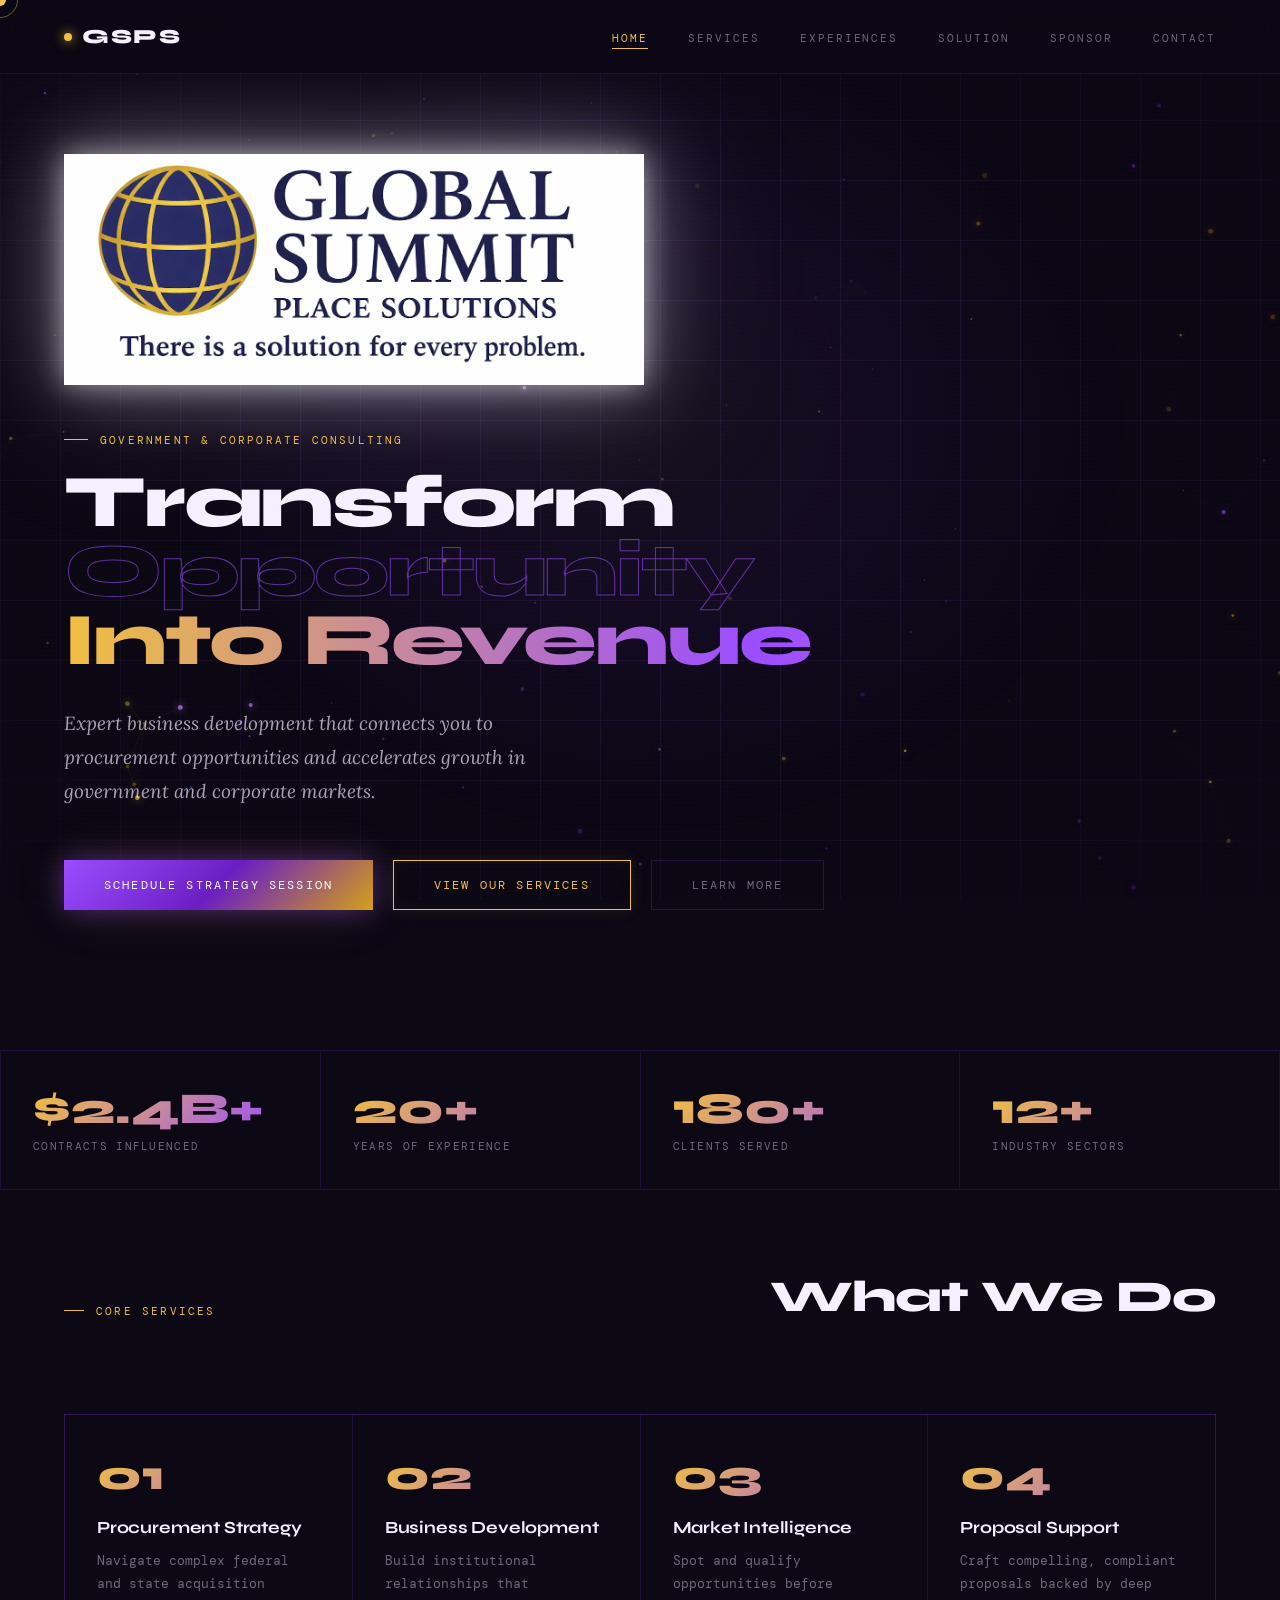
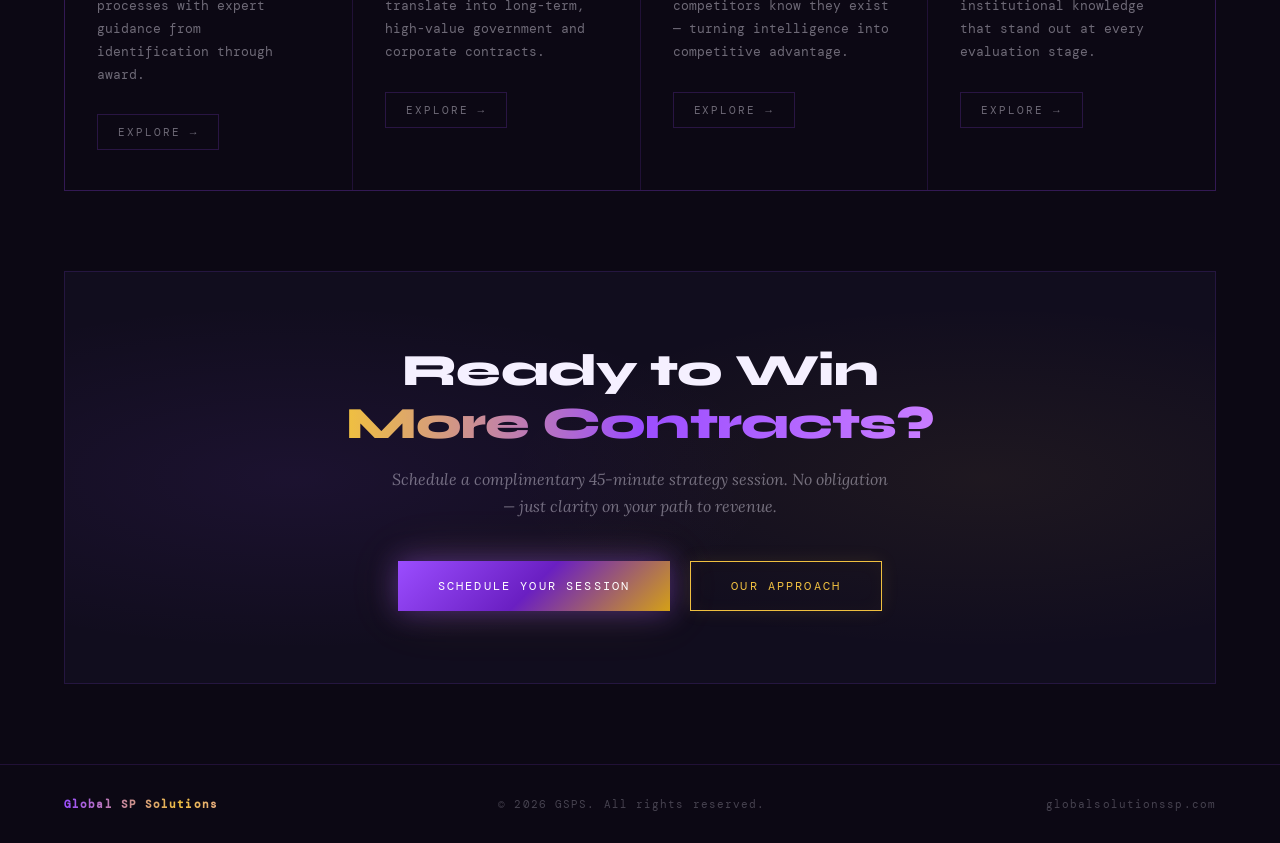
<file: index.html>
<!DOCTYPE html>
<html lang="en">
<head>
<meta charset="UTF-8">
<meta name="viewport" content="width=device-width, initial-scale=1.0">
<meta name="description" content="Global SP Solutions — Expert business development and consulting that transforms government and corporate procurement opportunities into revenue.">
<title>Global SP Solutions — Transform Opportunity Into Revenue</title>
<link rel="preconnect" href="https://fonts.googleapis.com">
<link rel="preconnect" href="https://fonts.gstatic.com" crossorigin>
<link rel="stylesheet" href="style.css">
</head>
<body>

<div id="cursor"></div>
<div id="cursor-ring"></div>
<canvas id="particle-canvas"></canvas>
<div class="grid-overlay"></div>
<div class="scanline"></div>

<div class="page">

  <nav>
    <a href="index.html" class="logo">
      <div class="logo-dot"></div>
      GSPS
    </a>
    <button class="nav-toggle" id="nav-toggle" aria-label="Toggle menu">
      <span></span><span></span><span></span>
    </button>
    <ul class="nav-links" id="nav-links">
      <li><a href="index.html">Home</a></li>
      <li><a href="services.html">Services</a></li>
      <li><a href="experiences.html">Experiences</a></li>
      <li><a href="solution.html">Solution</a></li>
      <li><a href="sponsor.html">Sponsor</a></li>
      <li><a href="contact.html">Contact</a></li>
    </ul>
  </nav>


  <!-- HERO -->
  <section class="hero-section" style="min-height:100vh;display:flex;flex-direction:column;justify-content:center;padding:80px 64px;position:relative;overflow:hidden;">

    <!-- Hero radial glow backdrop -->
    <div style="position:absolute;inset:0;pointer-events:none;background:radial-gradient(ellipse 55% 65% at 50% 38%, rgba(255,255,255,0.035) 0%, rgba(155,77,255,0.06) 30%, transparent 70%);z-index:0;"></div>

    <!-- HERO LOGO -->
    <div class="hero-logo-wrap" style="position:relative;z-index:1;opacity:0;animation:fadeUp .8s .05s forwards;margin-bottom:48px;">
      <img
        src="images/logo.png"
        alt="Global Summit Place Solutions — There is a solution for every problem."
        style="
          display: block;
          width: min(580px, 78vw);
          height: auto;
          mix-blend-mode: screen;
          filter:
            drop-shadow(0 0 14px rgba(255,255,255,0.5))
            drop-shadow(0 0 36px rgba(255,255,255,0.3))
            drop-shadow(0 0 72px rgba(220,200,255,0.2));
        "
      />
    </div>

    <!-- Eyebrow + headline + body — below the logo -->
    <div style="position:relative;z-index:1;">
      <div class="page-eyebrow" style="animation-name:fadeUp;animation-delay:.3s;">Government &amp; Corporate Consulting</div>
      <h1 style="font-family:'Syne',sans-serif;font-weight:800;font-size:clamp(36px,5.8vw,92px);line-height:.93;letter-spacing:-.03em;max-width:860px;opacity:0;animation:fadeUp .9s .45s forwards;">
        <span style="display:block;color:var(--text);">Transform</span>
        <span style="display:block;color:transparent;-webkit-text-stroke:1px rgba(155,77,255,0.6);">Opportunity</span>
        <span style="display:block;background:linear-gradient(90deg,var(--c2) 0%,var(--c1) 40%,var(--c3) 70%,var(--c2) 100%);background-size:200% auto;-webkit-background-clip:text;-webkit-text-fill-color:transparent;animation:gradShift 4s linear infinite,fadeUp .9s .65s both;">Into Revenue</span>
      </h1>
      <p style="font-family:'Lora',serif;font-style:italic;font-size:19px;line-height:1.8;color:rgba(245,240,255,0.68);max-width:540px;margin:32px 0 52px;opacity:0;animation:fadeUp .8s .85s forwards;">
        Expert business development that connects you to procurement opportunities and accelerates growth in government and corporate markets.
      </p>
      <div class="hero-btns" style="display:flex;gap:20px;flex-wrap:wrap;opacity:0;animation:fadeUp .8s 1.05s forwards;">
        <a href="contact.html" class="btn btn-primary"><span>Schedule Strategy Session</span></a>
        <a href="services.html" class="btn btn-secondary"><span>View Our Services</span></a>
        <a href="solution.html" class="btn btn-ghost"><span>Learn More</span></a>
      </div>
    </div>
  </section>

  <!-- STATS -->
  <div class="stats-row reveal">
    <div class="stat-item">
      <div class="stat-num">$2.4B+</div>
      <div class="stat-label">Contracts Influenced</div>
    </div>
    <div class="stat-item">
      <div class="stat-num">20+</div>
      <div class="stat-label">Years of Experience</div>
    </div>
    <div class="stat-item">
      <div class="stat-num">180+</div>
      <div class="stat-label">Clients Served</div>
    </div>
    <div class="stat-item">
      <div class="stat-num">12+</div>
      <div class="stat-label">Industry Sectors</div>
    </div>
  </div>

  <!-- SERVICES PREVIEW -->
  <section class="section">
    <div style="display:flex;align-items:baseline;justify-content:space-between;margin-bottom:48px;">
      <div class="section-label">Core Services</div>
      <div class="section-title" style="margin-bottom:0;">What We Do</div>
    </div>
    <div class="card-grid">
      <div class="card reveal">
        <div class="card-num">01</div>
        <div class="card-title">Procurement Strategy</div>
        <div class="card-body">Navigate complex federal and state acquisition processes with expert guidance from identification through award.</div>
        <a href="services.html" class="btn btn-ghost" style="margin-top:28px;padding:10px 20px;font-size:11px;"><span>Explore →</span></a>
      </div>
      <div class="card reveal">
        <div class="card-num">02</div>
        <div class="card-title">Business Development</div>
        <div class="card-body">Build institutional relationships that translate into long-term, high-value government and corporate contracts.</div>
        <a href="services.html" class="btn btn-ghost" style="margin-top:28px;padding:10px 20px;font-size:11px;"><span>Explore →</span></a>
      </div>
      <div class="card reveal">
        <div class="card-num">03</div>
        <div class="card-title">Market Intelligence</div>
        <div class="card-body">Spot and qualify opportunities before competitors know they exist — turning intelligence into competitive advantage.</div>
        <a href="services.html" class="btn btn-ghost" style="margin-top:28px;padding:10px 20px;font-size:11px;"><span>Explore →</span></a>
      </div>
      <div class="card reveal">
        <div class="card-num">04</div>
        <div class="card-title">Proposal Support</div>
        <div class="card-body">Craft compelling, compliant proposals backed by deep institutional knowledge that stand out at every evaluation stage.</div>
        <a href="services.html" class="btn btn-ghost" style="margin-top:28px;padding:10px 20px;font-size:11px;"><span>Explore →</span></a>
      </div>
    </div>
  </section>

  <!-- CTA -->
  <div class="cta-strip reveal">
    <h2>Ready to Win<br>
      <span style="background:linear-gradient(90deg,var(--c2),var(--c1),var(--c3));-webkit-background-clip:text;-webkit-text-fill-color:transparent;">More Contracts?</span>
    </h2>
    <p>Schedule a complimentary 45-minute strategy session. No obligation — just clarity on your path to revenue.</p>
    <div class="btn-row">
      <a href="contact.html" class="btn btn-primary"><span>Schedule Your Session</span></a>
      <a href="solution.html" class="btn btn-secondary"><span>Our Approach</span></a>
    </div>
  </div>

  <footer>
    <a href="index.html" class="footer-brand">Global SP Solutions</a>
    <span>© 2026 GSPS. All rights reserved.</span>
    <span>globalsolutionssp.com</span>
  </footer>

</div>
<script src="main.js"></script>
</body>
</html>
</file>
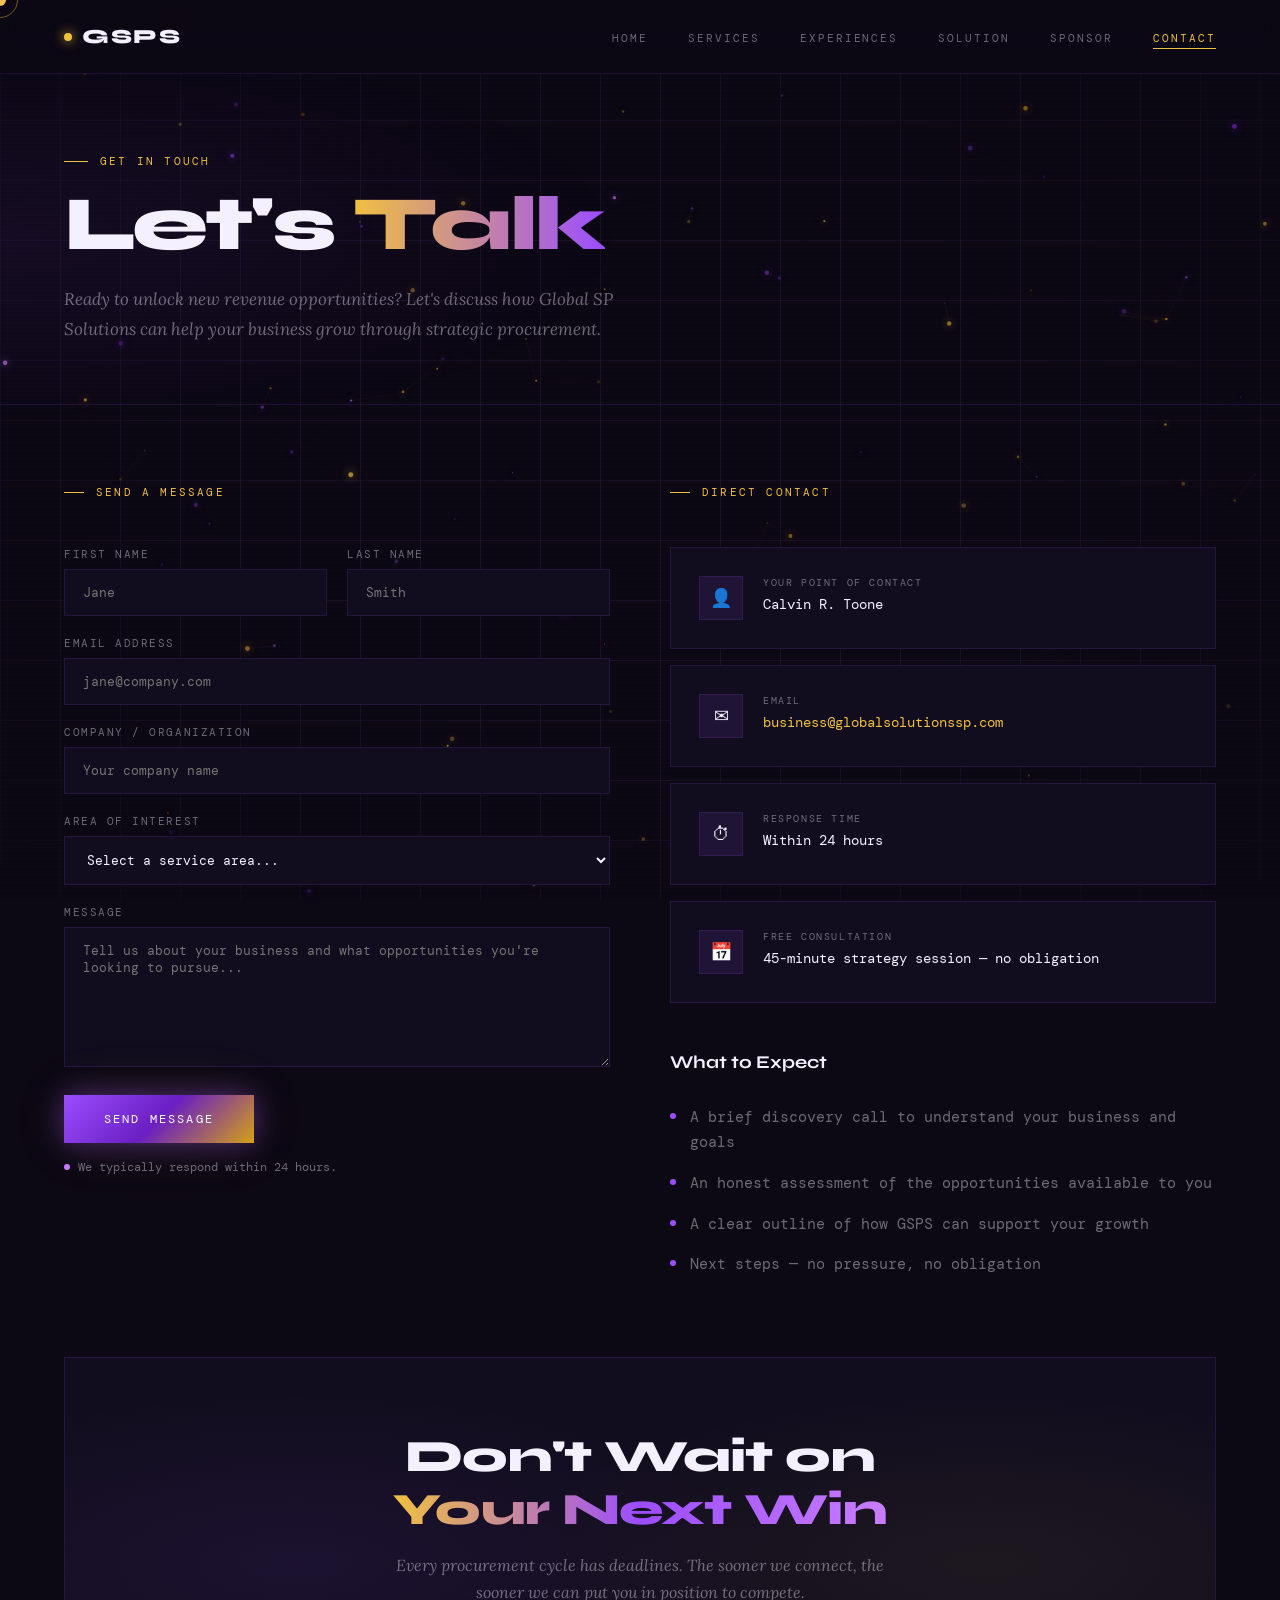
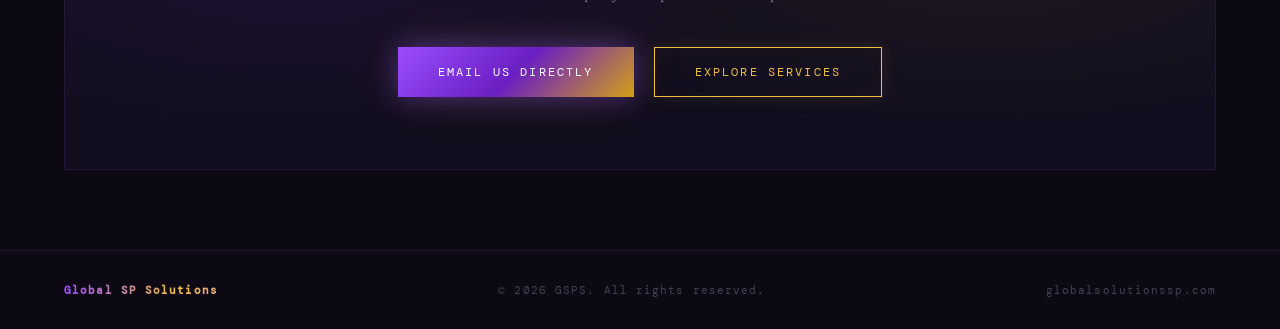
<file: contact.html>
<!DOCTYPE html>
<html lang="en">
<head>
<meta charset="UTF-8">
<meta name="viewport" content="width=device-width, initial-scale=1.0">
<meta name="description" content="Contact Global SP Solutions — Schedule a strategy session with Calvin Toone and start transforming your procurement opportunities into revenue.">
<title>Contact — Global SP Solutions</title>
<link rel="preconnect" href="https://fonts.googleapis.com">
<link rel="preconnect" href="https://fonts.gstatic.com" crossorigin>
<link rel="stylesheet" href="style.css">
<style>
  /* Page-specific contact styles */
  .contact-layout {
    display: grid; grid-template-columns: 1fr 1fr; gap: 60px; align-items: start;
  }
  .submit-note {
    font-size: 12px; color: var(--muted); margin-top: 16px;
    display: flex; align-items: center; gap: 8px;
  }
  .submit-note::before { content:''; width:6px; height:6px; background:var(--c3); border-radius:50%; flex-shrink:0; }

  @media (max-width: 900px) {
    .contact-layout { grid-template-columns: 1fr; }
  }
</style>
</head>
<body>

<div id="cursor"></div>
<div id="cursor-ring"></div>
<canvas id="particle-canvas"></canvas>
<div class="grid-overlay"></div>
<div class="scanline"></div>

<div class="page">

  <nav>
    <a href="index.html" class="logo">
      <div class="logo-dot"></div>
      GSPS
    </a>
    <button class="nav-toggle" id="nav-toggle" aria-label="Toggle menu"><span></span><span></span><span></span></button>
    <ul class="nav-links" id="nav-links">
      <li><a href="index.html">Home</a></li>
      <li><a href="services.html">Services</a></li>
      <li><a href="experiences.html">Experiences</a></li>
      <li><a href="solution.html">Solution</a></li>
      <li><a href="sponsor.html">Sponsor</a></li>
      <li><a href="contact.html">Contact</a></li>
    </ul>
  </nav>

  <!-- PAGE HERO -->
  <div class="page-hero">
    <div class="page-eyebrow">Get In Touch</div>
    <h1>Let's <span class="grad">Talk</span></h1>
    <p class="lead">Ready to unlock new revenue opportunities? Let's discuss how Global SP Solutions can help your business grow through strategic procurement.</p>
  </div>

  <!-- CONTACT SECTION -->
  <section class="section">
    <div class="contact-layout">

      <!-- LEFT: FORM -->
      <div>
        <div class="section-label">Send a Message</div>
        <form
          action="mailto:business@globalsolutionssp.com"
          method="get"
          enctype="text/plain"
          onsubmit="return handleForm(event)"
        >
          <div class="form-grid">
            <div class="form-group">
              <label for="fname">First Name</label>
              <input type="text" id="fname" name="fname" placeholder="Jane" required>
            </div>
            <div class="form-group">
              <label for="lname">Last Name</label>
              <input type="text" id="lname" name="lname" placeholder="Smith" required>
            </div>
            <div class="form-group full">
              <label for="email">Email Address</label>
              <input type="email" id="email" name="email" placeholder="jane@company.com" required>
            </div>
            <div class="form-group full">
              <label for="company">Company / Organization</label>
              <input type="text" id="company" name="company" placeholder="Your company name">
            </div>
            <div class="form-group full">
              <label for="interest">Area of Interest</label>
              <select id="interest" name="interest">
                <option value="" disabled selected>Select a service area...</option>
                <option value="procurement">Procurement Strategy</option>
                <option value="bizdev">Business Development</option>
                <option value="intelligence">Market Intelligence</option>
                <option value="proposal">Proposal Support</option>
                <option value="capital">Capital &amp; Loan Structuring</option>
                <option value="general">General Inquiry</option>
              </select>
            </div>
            <div class="form-group full">
              <label for="message">Message</label>
              <textarea id="message" name="message" placeholder="Tell us about your business and what opportunities you're looking to pursue..."></textarea>
            </div>
          </div>
          <button type="submit" class="btn btn-primary" style="margin-top:28px;border:none;">
            <span>Send Message</span>
          </button>
          <p class="submit-note">We typically respond within 24 hours.</p>
        </form>
      </div>

      <!-- RIGHT: CONTACT INFO -->
      <div>
        <div class="section-label">Direct Contact</div>
        <div class="contact-cards">
          <div class="contact-card reveal">
            <div class="contact-icon">👤</div>
            <div>
              <div class="contact-label">Your Point of Contact</div>
              <div class="contact-value">Calvin R. Toone</div>
            </div>
          </div>
          <div class="contact-card reveal">
            <div class="contact-icon">✉</div>
            <div>
              <div class="contact-label">Email</div>
              <div class="contact-value">
                <a href="business@globalsolutionssp.com">business@globalsolutionssp.com</a>
              </div>
            </div>
          </div>
          <div class="contact-card reveal">
            <div class="contact-icon">⏱</div>
            <div>
              <div class="contact-label">Response Time</div>
              <div class="contact-value">Within 24 hours</div>
            </div>
          </div>
          <div class="contact-card reveal">
            <div class="contact-icon">📅</div>
            <div>
              <div class="contact-label">Free Consultation</div>
              <div class="contact-value">45-minute strategy session — no obligation</div>
            </div>
          </div>
        </div>

        <!-- WHAT TO EXPECT -->
        <div style="margin-top:48px;">
          <div style="font-family:'Syne',sans-serif;font-weight:700;font-size:18px;color:var(--text);margin-bottom:20px;">What to Expect</div>
          <ul class="bullet-list">
            <li class="reveal">A brief discovery call to understand your business and goals</li>
            <li class="reveal">An honest assessment of the opportunities available to you</li>
            <li class="reveal">A clear outline of how GSPS can support your growth</li>
            <li class="reveal">Next steps — no pressure, no obligation</li>
          </ul>
        </div>
      </div>

    </div>
  </section>

  <!-- BOTTOM CTA -->
  <div class="cta-strip reveal">
    <h2>Don't Wait on<br>
      <span style="background:linear-gradient(90deg,var(--c2),var(--c1),var(--c3));-webkit-background-clip:text;-webkit-text-fill-color:transparent;">Your Next Win</span>
    </h2>
    <p>Every procurement cycle has deadlines. The sooner we connect, the sooner we can put you in position to compete.</p>
    <div class="btn-row">
      <a href="mailto:business@globalsolutionssp.com" class="btn btn-primary"><span>Email Us Directly</span></a>
      <a href="services.html" class="btn btn-secondary"><span>Explore Services</span></a>
    </div>
  </div>

  <footer>
    <a href="index.html" class="footer-brand">Global SP Solutions</a>
    <span>© 2026 GSPS. All rights reserved.</span>
    <span>globalsolutionssp.com</span>
  </footer>

</div>

<script src="main.js"></script>
<script>
  function handleForm(e) {
    e.preventDefault();
    var fname    = document.getElementById('fname').value;
    var lname    = document.getElementById('lname').value;
    var email    = document.getElementById('email').value;
    var company  = document.getElementById('company').value;
    var interest = document.getElementById('interest').value;
    var message  = document.getElementById('message').value;
    var body = 'Name: ' + fname + ' ' + lname +
               '\nEmail: ' + email +
               '\nCompany: ' + company +
               '\nInterest: ' + interest +
               '\n\nMessage:\n' + message;
    window.location.href = 'mailto:business@globalsolutionssp.com'
      + '?subject=GSPS Inquiry – ' + encodeURIComponent(fname + ' ' + lname)
      + '&body=' + encodeURIComponent(body);
    return false;
  }
</script>
</body>
</html>
</file>
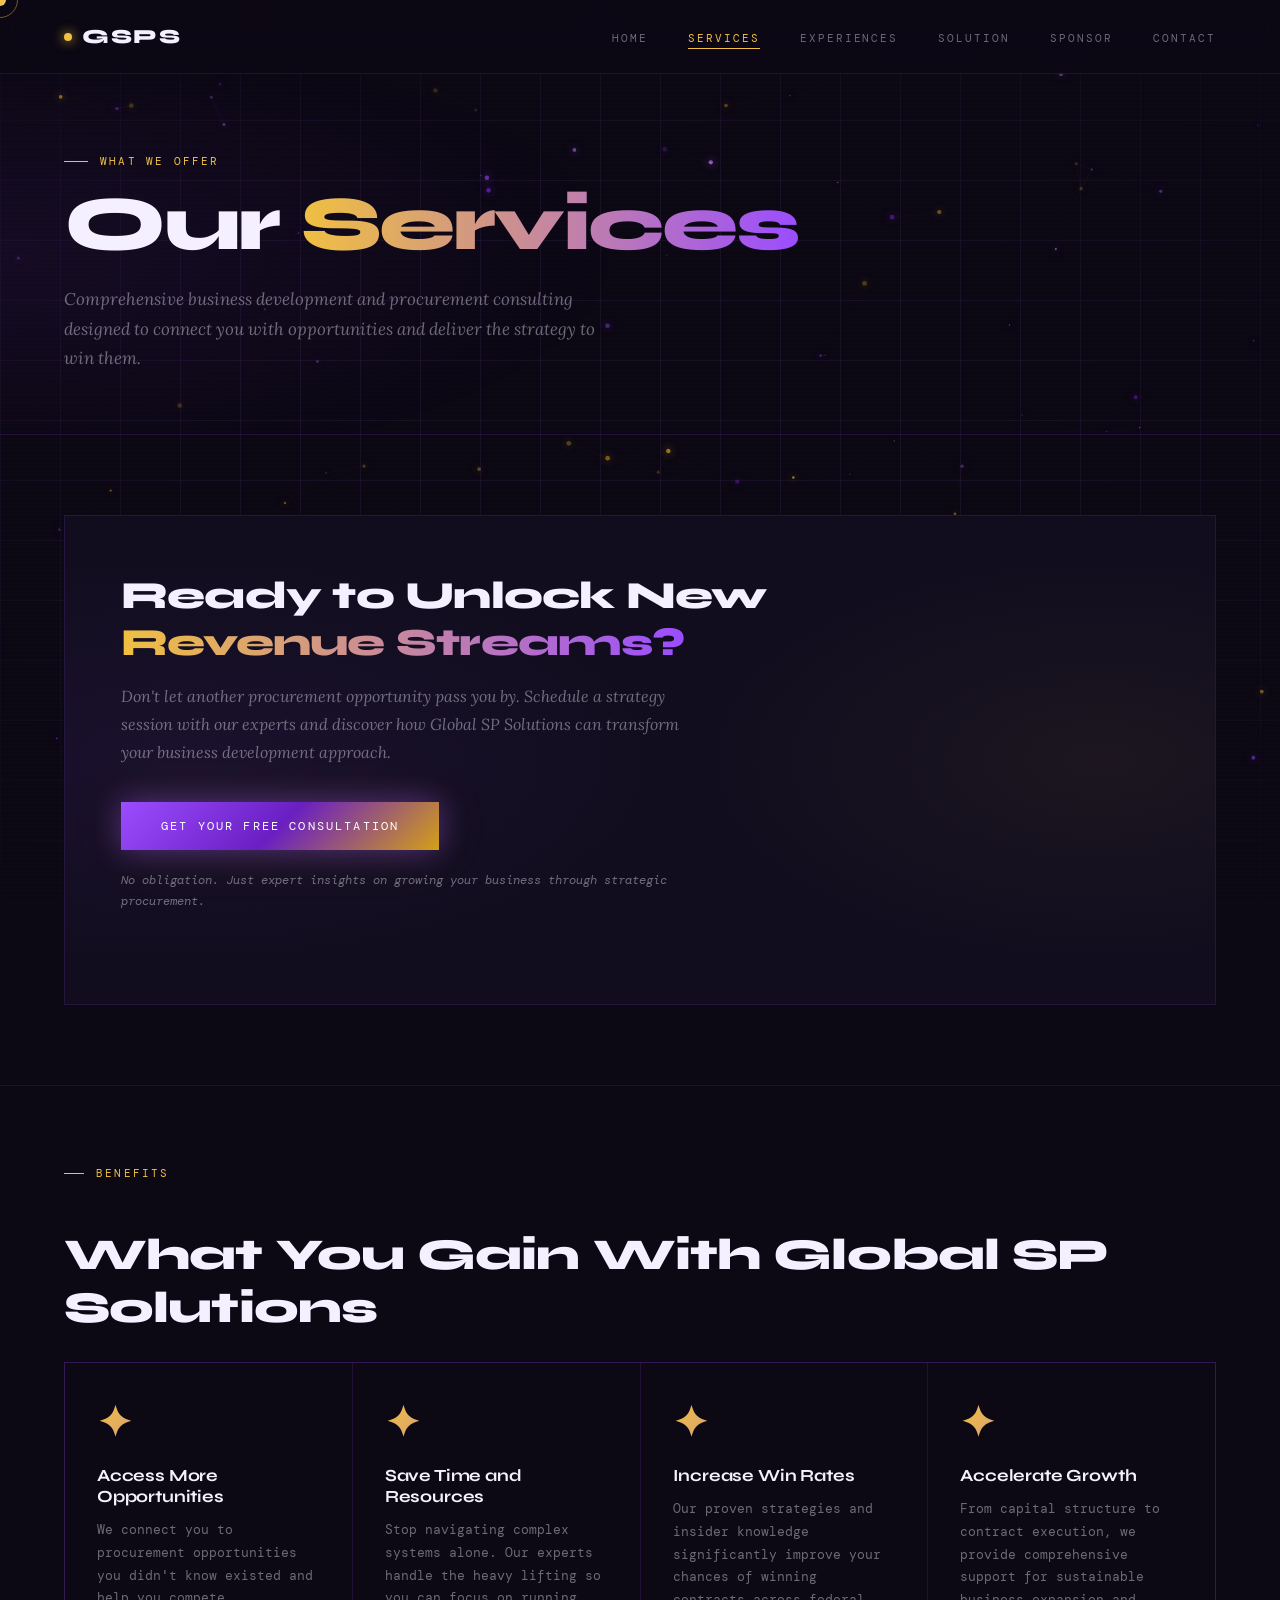
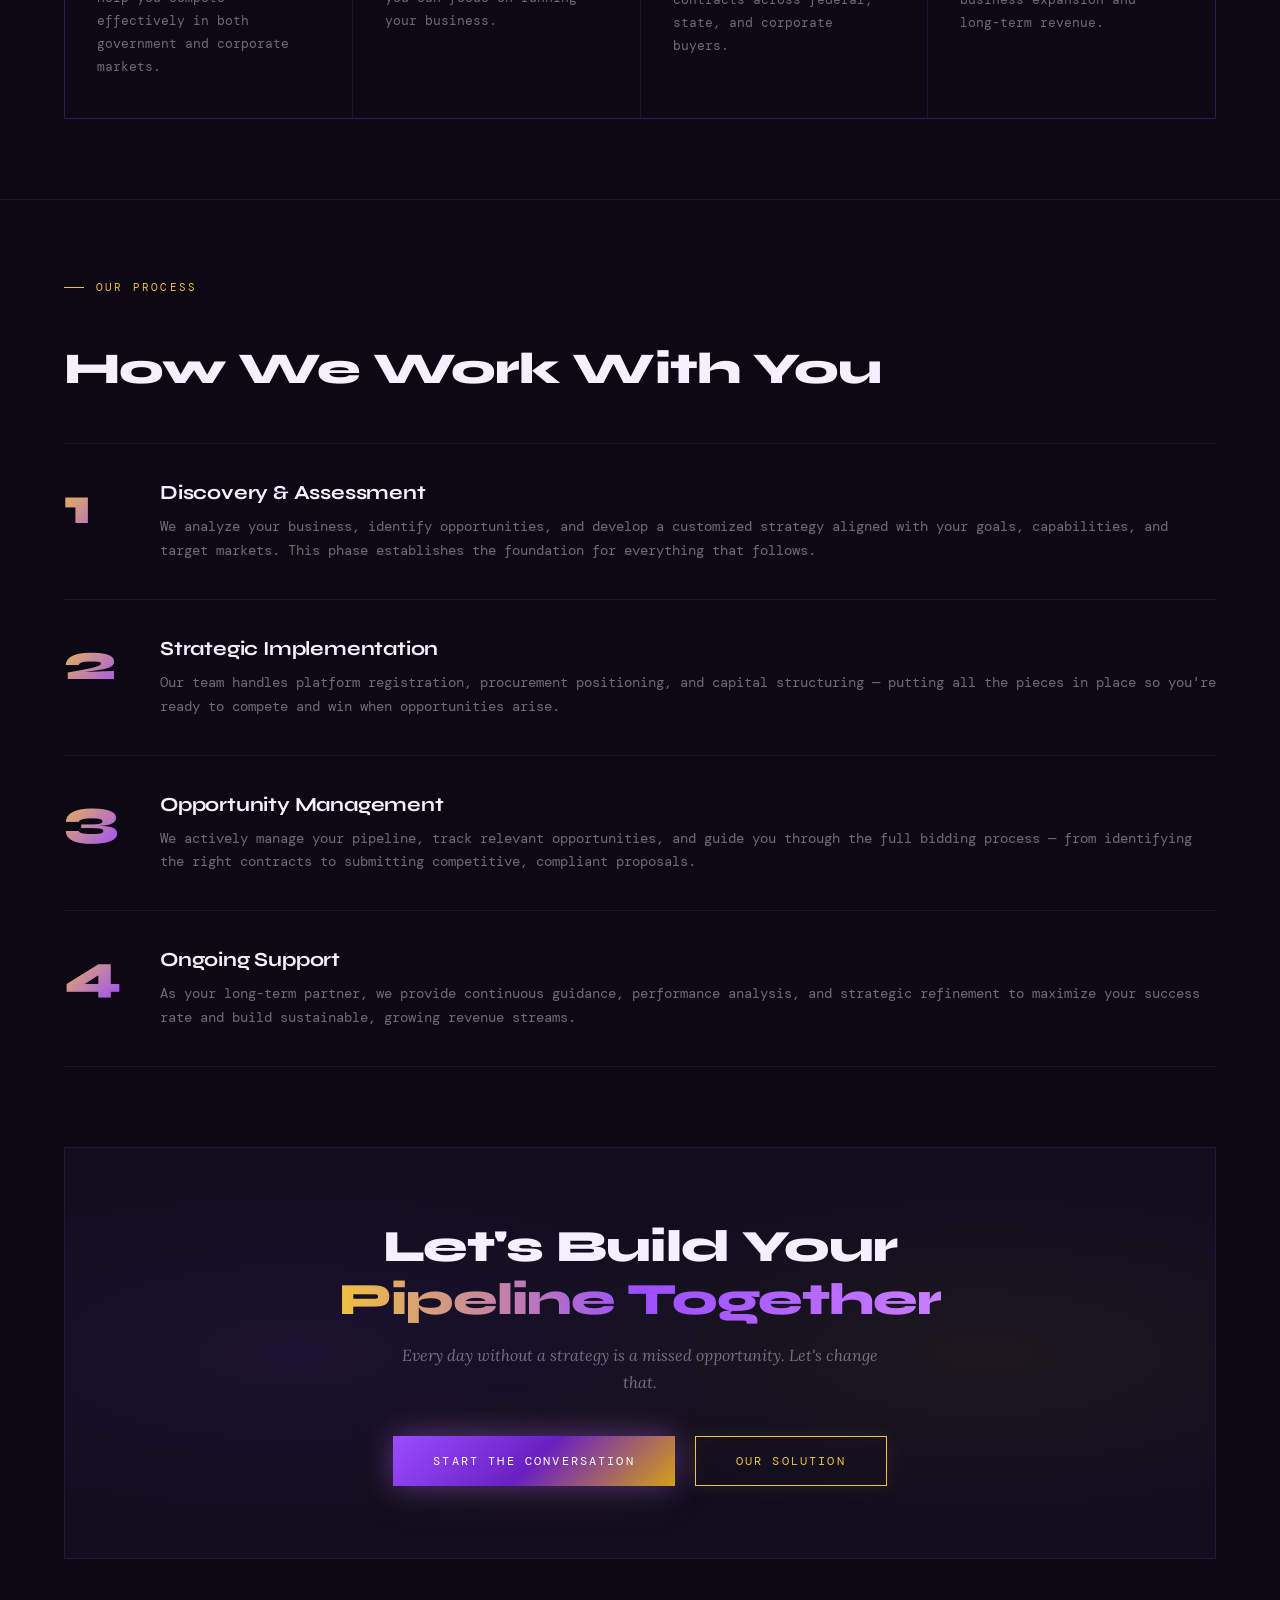
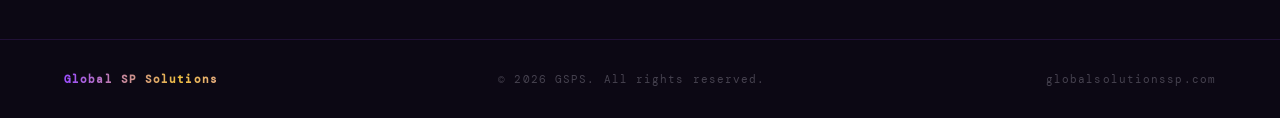
<file: services.html>
<!DOCTYPE html>
<html lang="en">
<head>
<meta charset="UTF-8">
<meta name="viewport" content="width=device-width, initial-scale=1.0">
<meta name="description" content="Global SP Solutions Services — Procurement strategy, business development, market intelligence, and proposal support.">
<title>Services — Global SP Solutions</title>
<link rel="preconnect" href="https://fonts.googleapis.com">
<link rel="preconnect" href="https://fonts.gstatic.com" crossorigin>
<link rel="stylesheet" href="style.css">
</head>
<body>

<div id="cursor"></div>
<div id="cursor-ring"></div>
<canvas id="particle-canvas"></canvas>
<div class="grid-overlay"></div>
<div class="scanline"></div>

<div class="page">

  <nav>
    <a href="index.html" class="logo">
      <div class="logo-dot"></div>
      GSPS
    </a>
    <button class="nav-toggle" id="nav-toggle" aria-label="Toggle menu"><span></span><span></span><span></span></button>
    <ul class="nav-links" id="nav-links">
      <li><a href="index.html">Home</a></li>
      <li><a href="services.html">Services</a></li>
      <li><a href="experiences.html">Experiences</a></li>
      <li><a href="solution.html">Solution</a></li>
      <li><a href="sponsor.html">Sponsor</a></li>
      <li><a href="contact.html">Contact</a></li>
    </ul>
  </nav>

  <!-- PAGE HERO -->
  <div class="page-hero">
    <div class="page-eyebrow">What We Offer</div>
    <h1>Our <span class="grad">Services</span></h1>
    <p class="lead">Comprehensive business development and procurement consulting designed to connect you with opportunities and deliver the strategy to win them.</p>
  </div>

  <!-- UNLOCK CTA -->
  <section class="section">
    <div class="highlight-box reveal">
      <h2>Ready to Unlock New<br>
        <span style="background:linear-gradient(90deg,var(--c2),var(--c1));-webkit-background-clip:text;-webkit-text-fill-color:transparent;">Revenue Streams?</span>
      </h2>
      <p>Don't let another procurement opportunity pass you by. Schedule a strategy session with our experts and discover how Global SP Solutions can transform your business development approach.</p>
      <a href="contact.html" class="btn btn-primary"><span>Get Your Free Consultation</span></a>
      <p style="margin-top:20px;font-size:12px;color:var(--muted);font-family:'DM Mono',monospace;">No obligation. Just expert insights on growing your business through strategic procurement.</p>
    </div>
  </section>

  <!-- BENEFITS -->
  <section class="section">
    <div class="section-label">Benefits</div>
    <div class="section-title">What You Gain With Global SP Solutions</div>
    <div class="card-grid" style="margin-top:0;">
      <div class="card reveal">
        <div class="card-num">✦</div>
        <div class="card-title">Access More Opportunities</div>
        <div class="card-body">We connect you to procurement opportunities you didn't know existed and help you compete effectively in both government and corporate markets.</div>
      </div>
      <div class="card reveal">
        <div class="card-num">✦</div>
        <div class="card-title">Save Time and Resources</div>
        <div class="card-body">Stop navigating complex systems alone. Our experts handle the heavy lifting so you can focus on running your business.</div>
      </div>
      <div class="card reveal">
        <div class="card-num">✦</div>
        <div class="card-title">Increase Win Rates</div>
        <div class="card-body">Our proven strategies and insider knowledge significantly improve your chances of winning contracts across federal, state, and corporate buyers.</div>
      </div>
      <div class="card reveal">
        <div class="card-num">✦</div>
        <div class="card-title">Accelerate Growth</div>
        <div class="card-body">From capital structure to contract execution, we provide comprehensive support for sustainable business expansion and long-term revenue.</div>
      </div>
    </div>
  </section>

  <!-- PROCESS -->
  <section class="section">
    <div class="section-label">Our Process</div>
    <div class="section-title">How We Work With You</div>
    <div class="process-steps">
      <div class="step reveal">
        <div class="step-num">1</div>
        <div class="step-content">
          <div class="step-title">Discovery &amp; Assessment</div>
          <div class="step-desc">We analyze your business, identify opportunities, and develop a customized strategy aligned with your goals, capabilities, and target markets. This phase establishes the foundation for everything that follows.</div>
        </div>
      </div>
      <div class="step reveal">
        <div class="step-num">2</div>
        <div class="step-content">
          <div class="step-title">Strategic Implementation</div>
          <div class="step-desc">Our team handles platform registration, procurement positioning, and capital structuring — putting all the pieces in place so you're ready to compete and win when opportunities arise.</div>
        </div>
      </div>
      <div class="step reveal">
        <div class="step-num">3</div>
        <div class="step-content">
          <div class="step-title">Opportunity Management</div>
          <div class="step-desc">We actively manage your pipeline, track relevant opportunities, and guide you through the full bidding process — from identifying the right contracts to submitting competitive, compliant proposals.</div>
        </div>
      </div>
      <div class="step reveal">
        <div class="step-num">4</div>
        <div class="step-content">
          <div class="step-title">Ongoing Support</div>
          <div class="step-desc">As your long-term partner, we provide continuous guidance, performance analysis, and strategic refinement to maximize your success rate and build sustainable, growing revenue streams.</div>
        </div>
      </div>
    </div>
  </section>

  <!-- CLOSING CTA -->
  <div class="cta-strip reveal">
    <h2>Let's Build Your<br>
      <span style="background:linear-gradient(90deg,var(--c2),var(--c1),var(--c3));-webkit-background-clip:text;-webkit-text-fill-color:transparent;">Pipeline Together</span>
    </h2>
    <p>Every day without a strategy is a missed opportunity. Let's change that.</p>
    <div class="btn-row">
      <a href="contact.html" class="btn btn-primary"><span>Start the Conversation</span></a>
      <a href="solution.html" class="btn btn-secondary"><span>Our Solution</span></a>
    </div>
  </div>

  <footer>
    <a href="index.html" class="footer-brand">Global SP Solutions</a>
    <span>© 2026 GSPS. All rights reserved.</span>
    <span>globalsolutionssp.com</span>
  </footer>

</div>
<script src="main.js"></script>
</body>
</html>
</file>
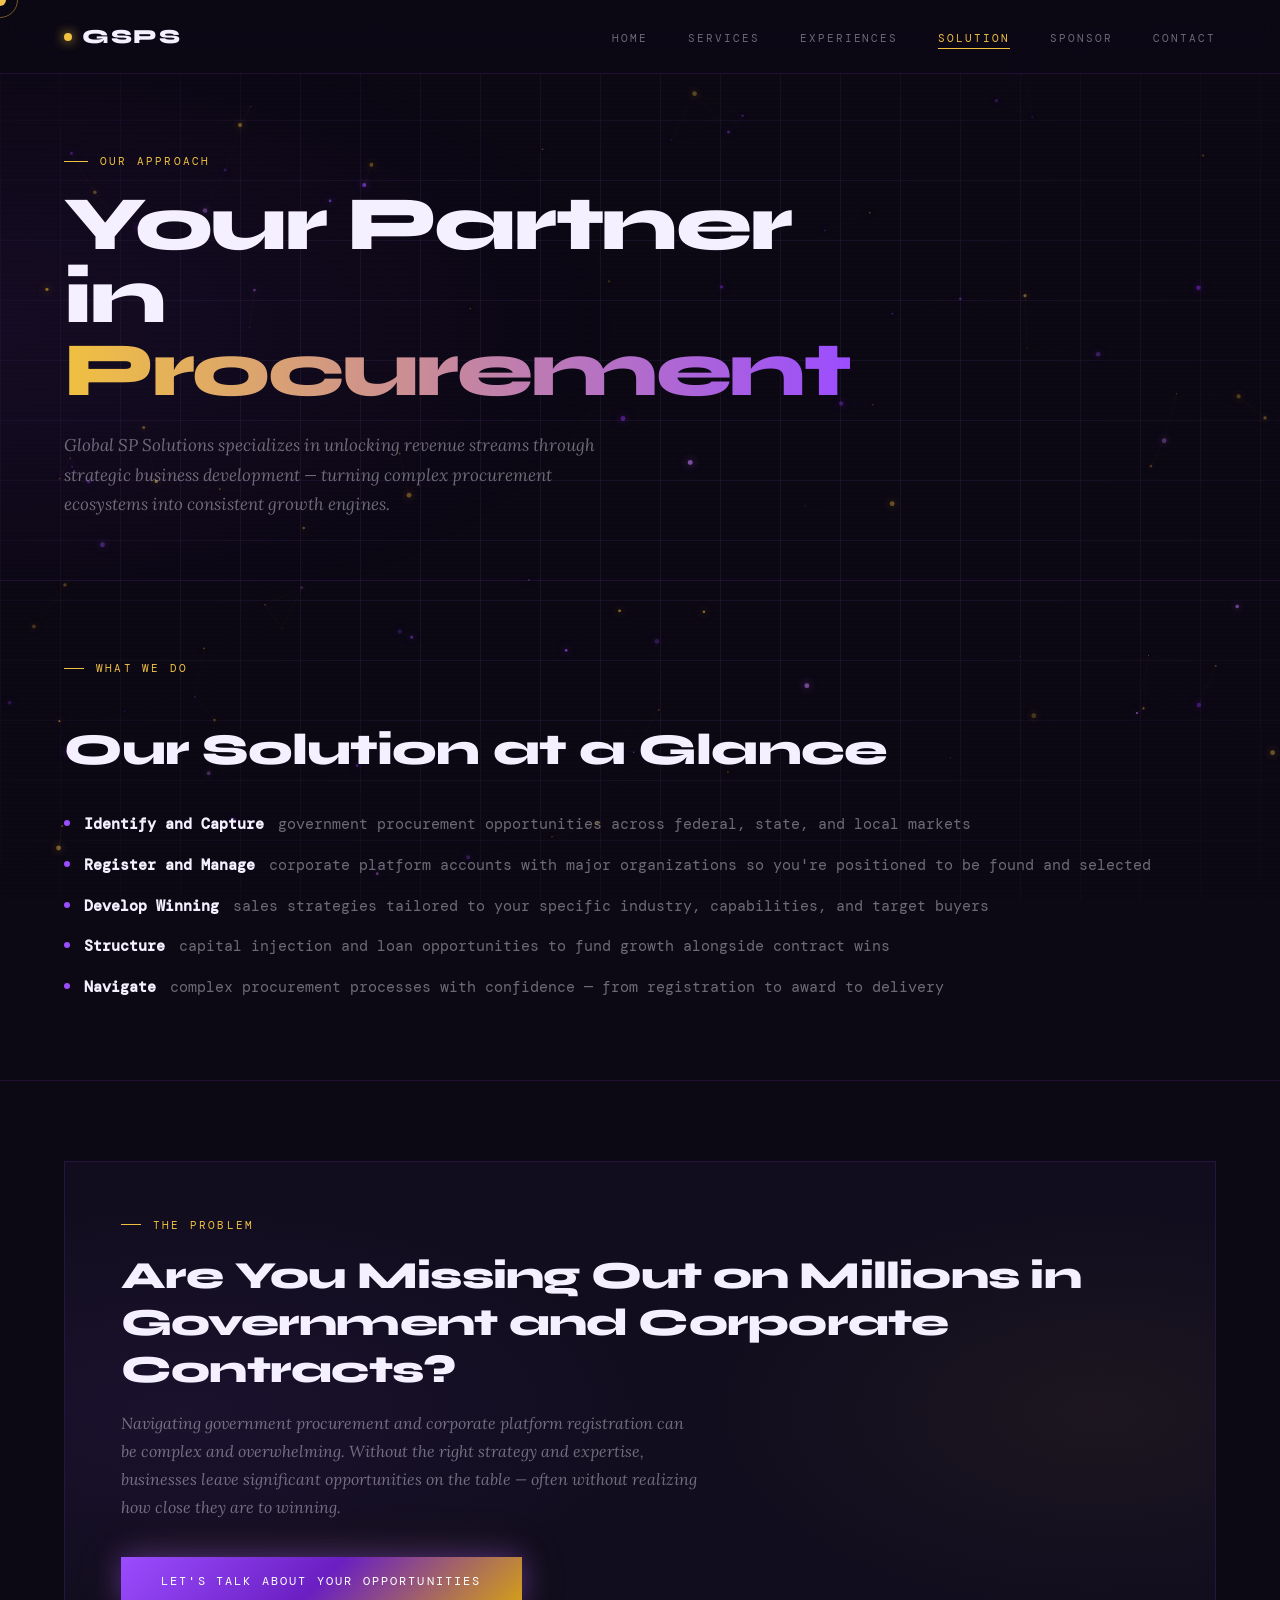
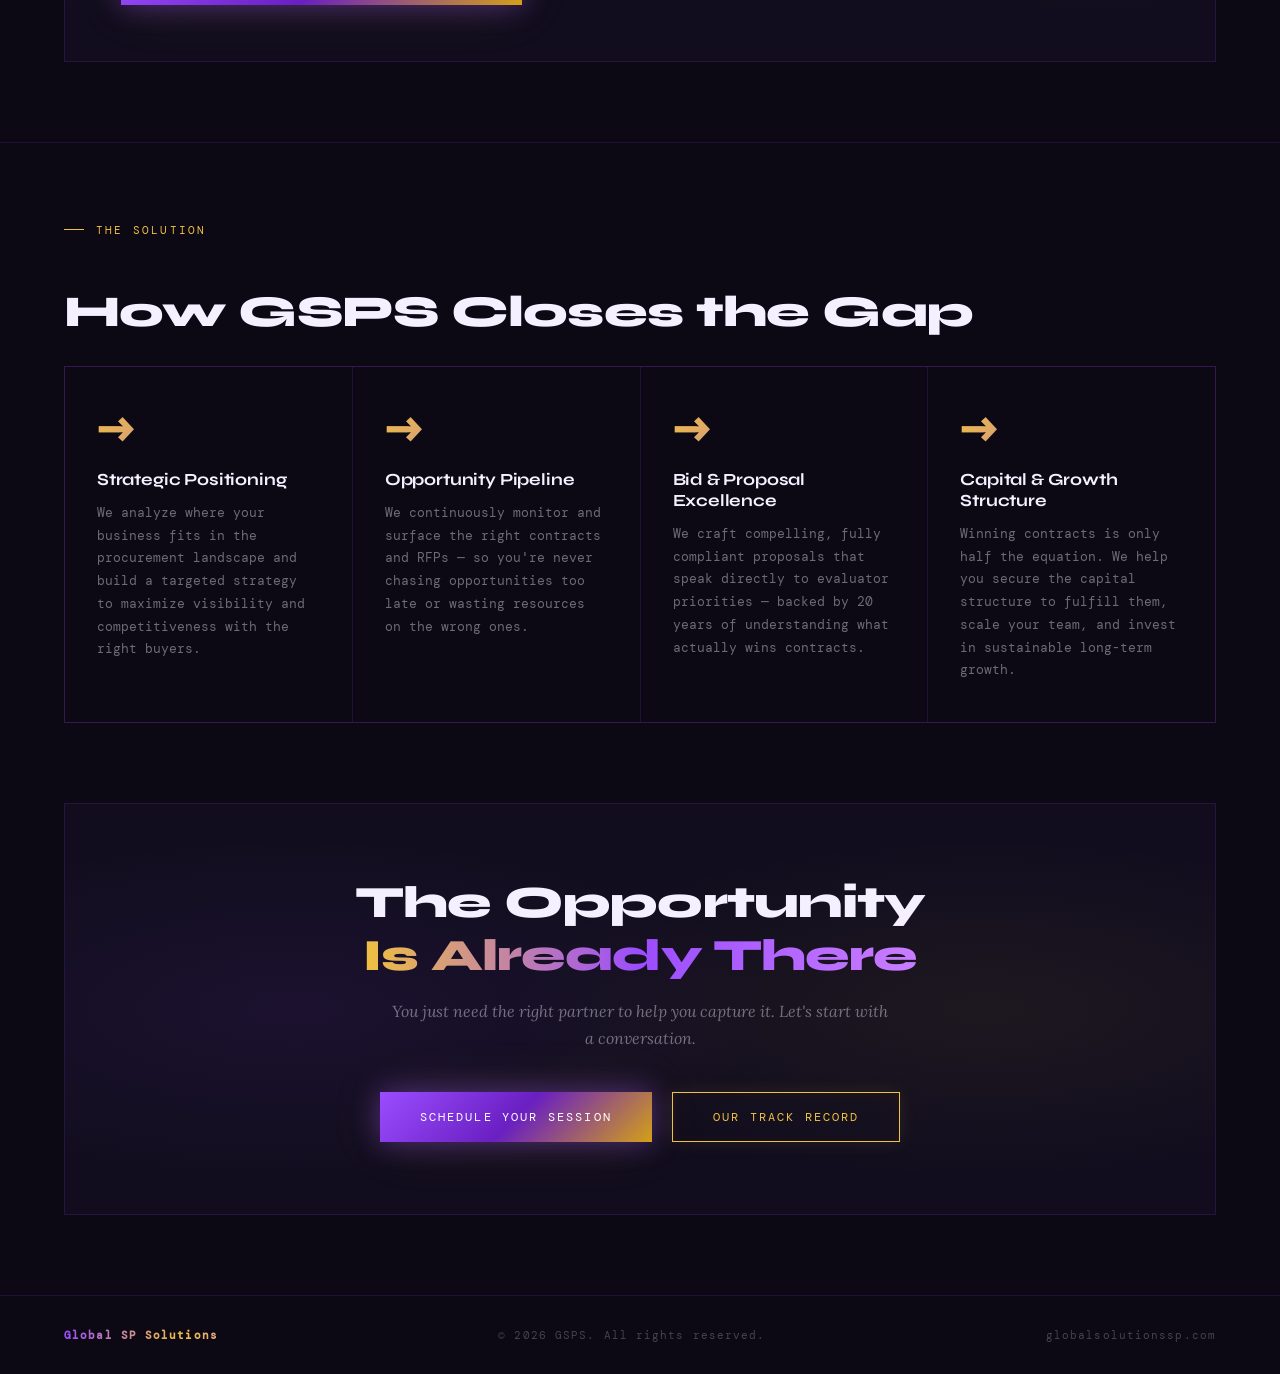
<file: solution.html>
<!DOCTYPE html>
<html lang="en">
<head>
<meta charset="UTF-8">
<meta name="viewport" content="width=device-width, initial-scale=1.0">
<meta name="description" content="Global SP Solutions — Your partner in government and corporate procurement. Identify, capture, and win contracts that drive real revenue growth.">
<title>Solution — Global SP Solutions</title>
<link rel="preconnect" href="https://fonts.googleapis.com">
<link rel="preconnect" href="https://fonts.gstatic.com" crossorigin>
<link rel="stylesheet" href="style.css">
</head>
<body>

<div id="cursor"></div>
<div id="cursor-ring"></div>
<canvas id="particle-canvas"></canvas>
<div class="grid-overlay"></div>
<div class="scanline"></div>

<div class="page">

  <nav>
    <a href="index.html" class="logo">
      <div class="logo-dot"></div>
      GSPS
    </a>
    <button class="nav-toggle" id="nav-toggle" aria-label="Toggle menu"><span></span><span></span><span></span></button>
    <ul class="nav-links" id="nav-links">
      <li><a href="index.html">Home</a></li>
      <li><a href="services.html">Services</a></li>
      <li><a href="experiences.html">Experiences</a></li>
      <li><a href="solution.html">Solution</a></li>
      <li><a href="sponsor.html">Sponsor</a></li>
      <li><a href="contact.html">Contact</a></li>
    </ul>
  </nav>

  <!-- PAGE HERO -->
  <div class="page-hero">
    <div class="page-eyebrow">Our Approach</div>
    <h1>Your Partner in<br><span class="grad">Procurement</span></h1>
    <p class="lead">Global SP Solutions specializes in unlocking revenue streams through strategic business development — turning complex procurement ecosystems into consistent growth engines.</p>
  </div>

  <!-- WHAT WE DO -->
  <section class="section">
    <div class="section-label">What We Do</div>
    <div class="section-title">Our Solution at a Glance</div>
    <ul class="bullet-list" style="margin-top:36px;">
      <li class="reveal"><strong>Identify and Capture</strong> government procurement opportunities across federal, state, and local markets</li>
      <li class="reveal"><strong>Register and Manage</strong> corporate platform accounts with major organizations so you're positioned to be found and selected</li>
      <li class="reveal"><strong>Develop Winning</strong> sales strategies tailored to your specific industry, capabilities, and target buyers</li>
      <li class="reveal"><strong>Structure</strong> capital injection and loan opportunities to fund growth alongside contract wins</li>
      <li class="reveal"><strong>Navigate</strong> complex procurement processes with confidence — from registration to award to delivery</li>
    </ul>
  </section>

  <!-- THE PROBLEM -->
  <section class="section">
    <div class="highlight-box reveal">
      <div style="font-size:11px;letter-spacing:.2em;text-transform:uppercase;color:var(--c2);margin-bottom:20px;display:flex;align-items:center;gap:12px;">
        <span style="display:block;width:20px;height:1px;background:var(--c2);"></span>
        The Problem
      </div>
      <h2>Are You Missing Out on Millions in Government and Corporate Contracts?</h2>
      <p>Navigating government procurement and corporate platform registration can be complex and overwhelming. Without the right strategy and expertise, businesses leave significant opportunities on the table — often without realizing how close they are to winning.</p>
      <a href="contact.html" class="btn btn-primary"><span>Let's Talk About Your Opportunities</span></a>
    </div>
  </section>

  <!-- HOW WE SOLVE IT -->
  <section class="section">
    <div class="section-label">The Solution</div>
    <div class="section-title">How GSPS Closes the Gap</div>
    <div class="card-grid" style="margin-top:0;">
      <div class="card reveal">
        <div class="card-num">→</div>
        <div class="card-title">Strategic Positioning</div>
        <div class="card-body">We analyze where your business fits in the procurement landscape and build a targeted strategy to maximize visibility and competitiveness with the right buyers.</div>
      </div>
      <div class="card reveal">
        <div class="card-num">→</div>
        <div class="card-title">Opportunity Pipeline</div>
        <div class="card-body">We continuously monitor and surface the right contracts and RFPs — so you're never chasing opportunities too late or wasting resources on the wrong ones.</div>
      </div>
      <div class="card reveal">
        <div class="card-num">→</div>
        <div class="card-title">Bid &amp; Proposal Excellence</div>
        <div class="card-body">We craft compelling, fully compliant proposals that speak directly to evaluator priorities — backed by 20 years of understanding what actually wins contracts.</div>
      </div>
      <div class="card reveal">
        <div class="card-num">→</div>
        <div class="card-title">Capital &amp; Growth Structure</div>
        <div class="card-body">Winning contracts is only half the equation. We help you secure the capital structure to fulfill them, scale your team, and invest in sustainable long-term growth.</div>
      </div>
    </div>
  </section>

  <!-- BOTTOM CTA -->
  <div class="cta-strip reveal">
    <h2>The Opportunity<br>
      <span style="background:linear-gradient(90deg,var(--c2),var(--c1),var(--c3));-webkit-background-clip:text;-webkit-text-fill-color:transparent;">Is Already There</span>
    </h2>
    <p>You just need the right partner to help you capture it. Let's start with a conversation.</p>
    <div class="btn-row">
      <a href="contact.html" class="btn btn-primary"><span>Schedule Your Session</span></a>
      <a href="experiences.html" class="btn btn-secondary"><span>Our Track Record</span></a>
    </div>
  </div>

  <footer>
    <a href="index.html" class="footer-brand">Global SP Solutions</a>
    <span>© 2026 GSPS. All rights reserved.</span>
    <span>globalsolutionssp.com</span>
  </footer>

</div>
<script src="main.js"></script>
</body>
</html>
</file>
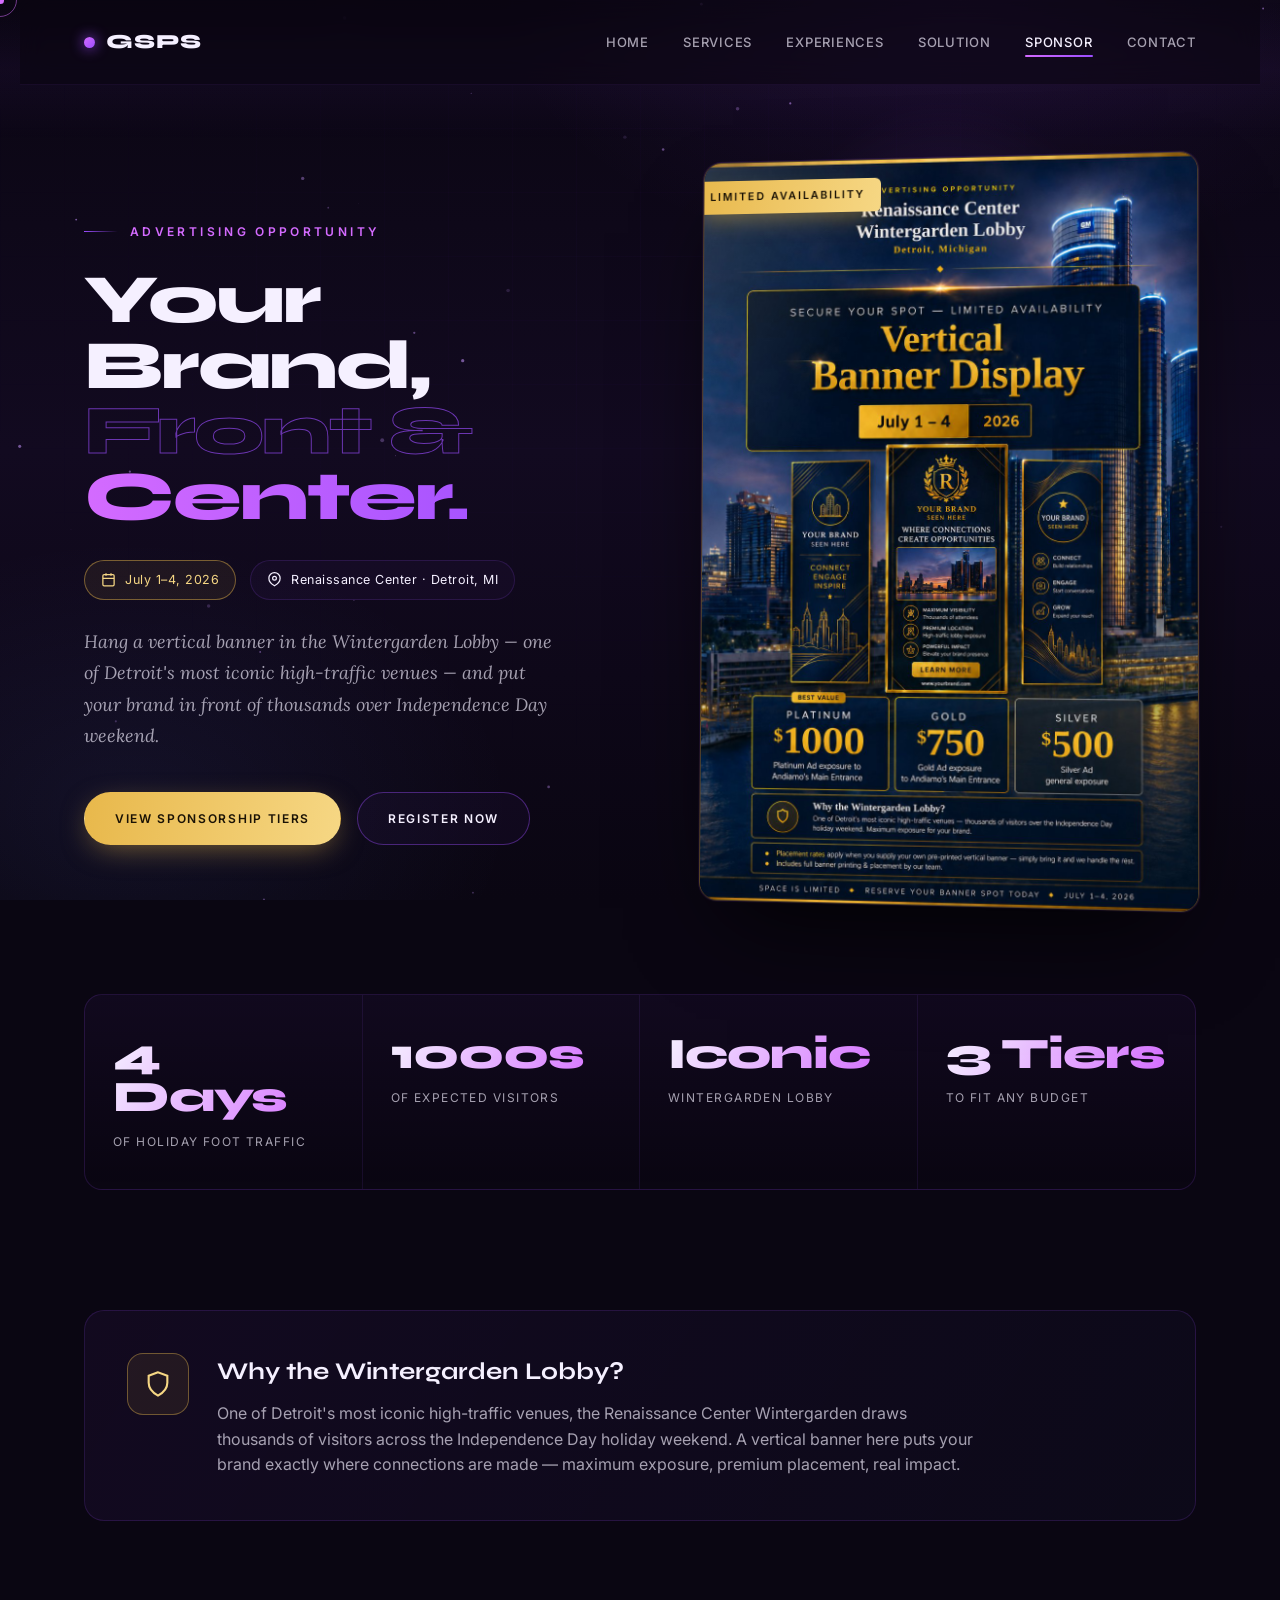
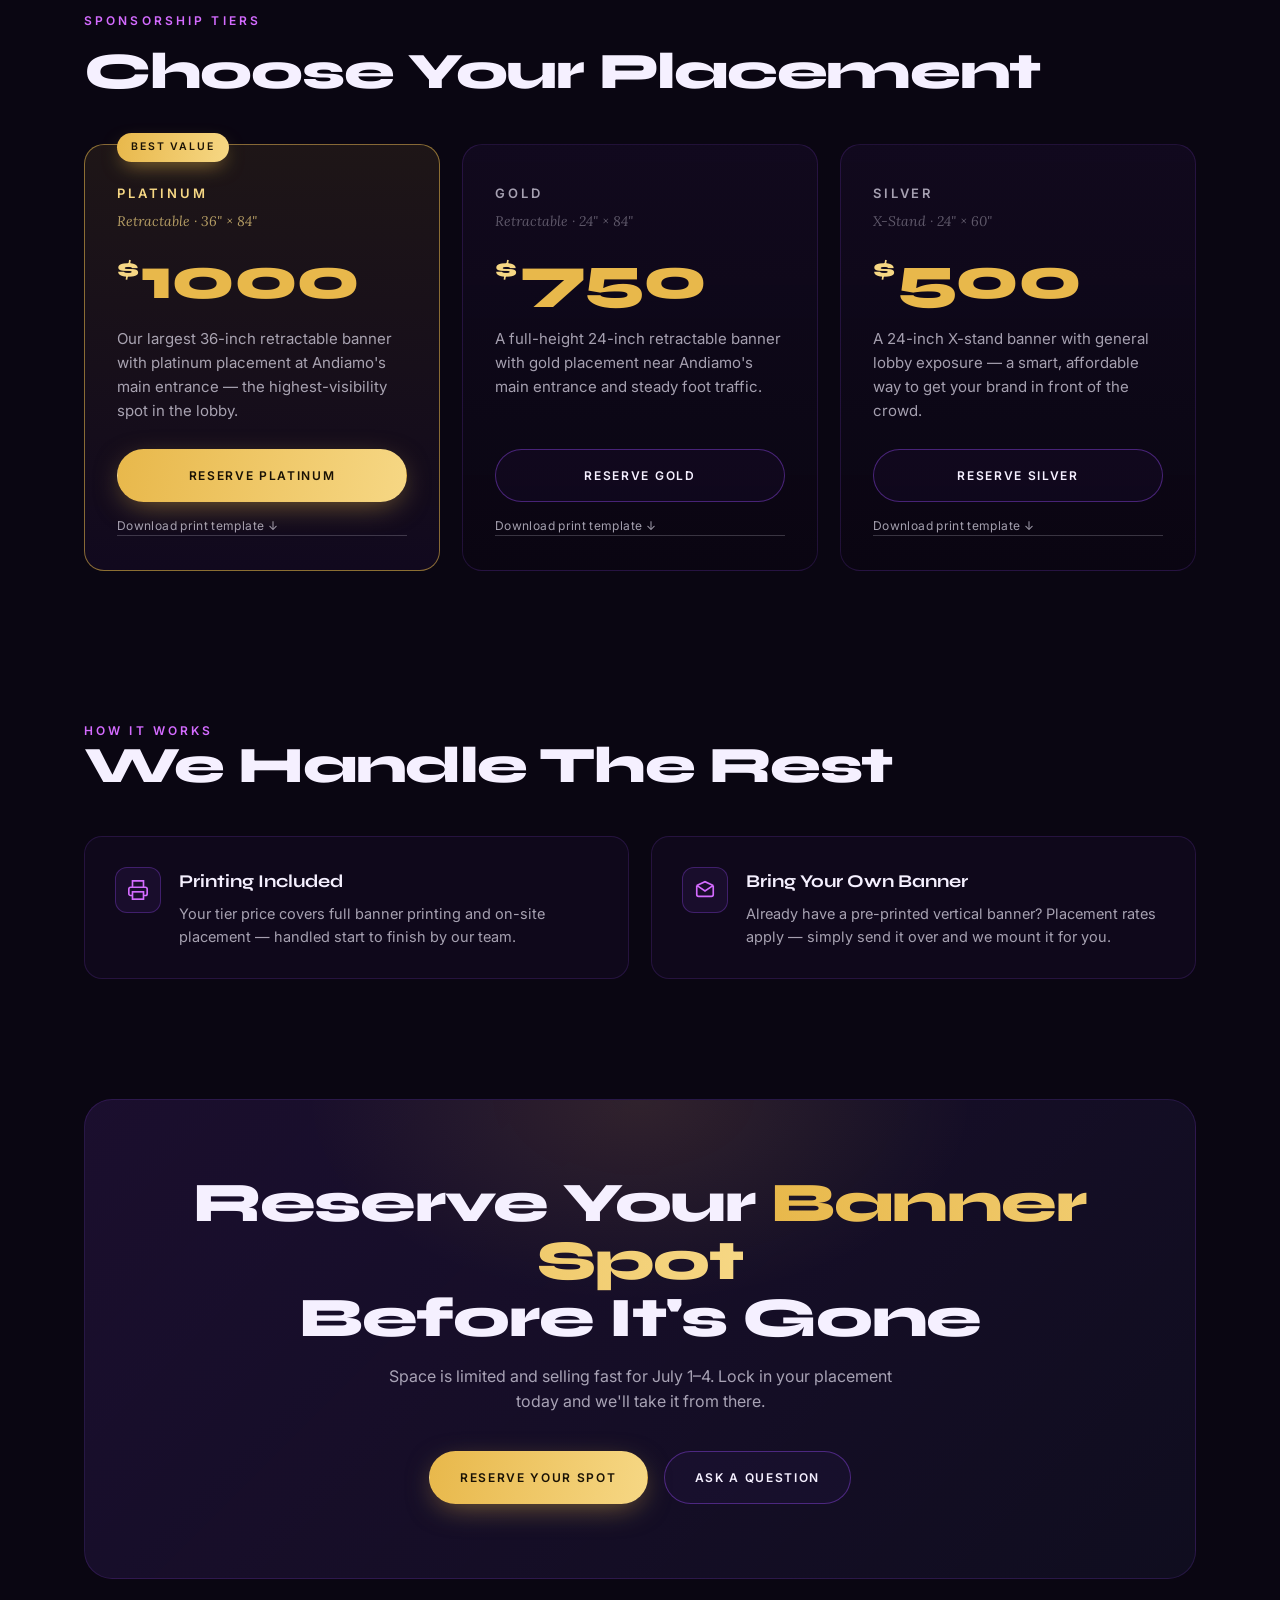
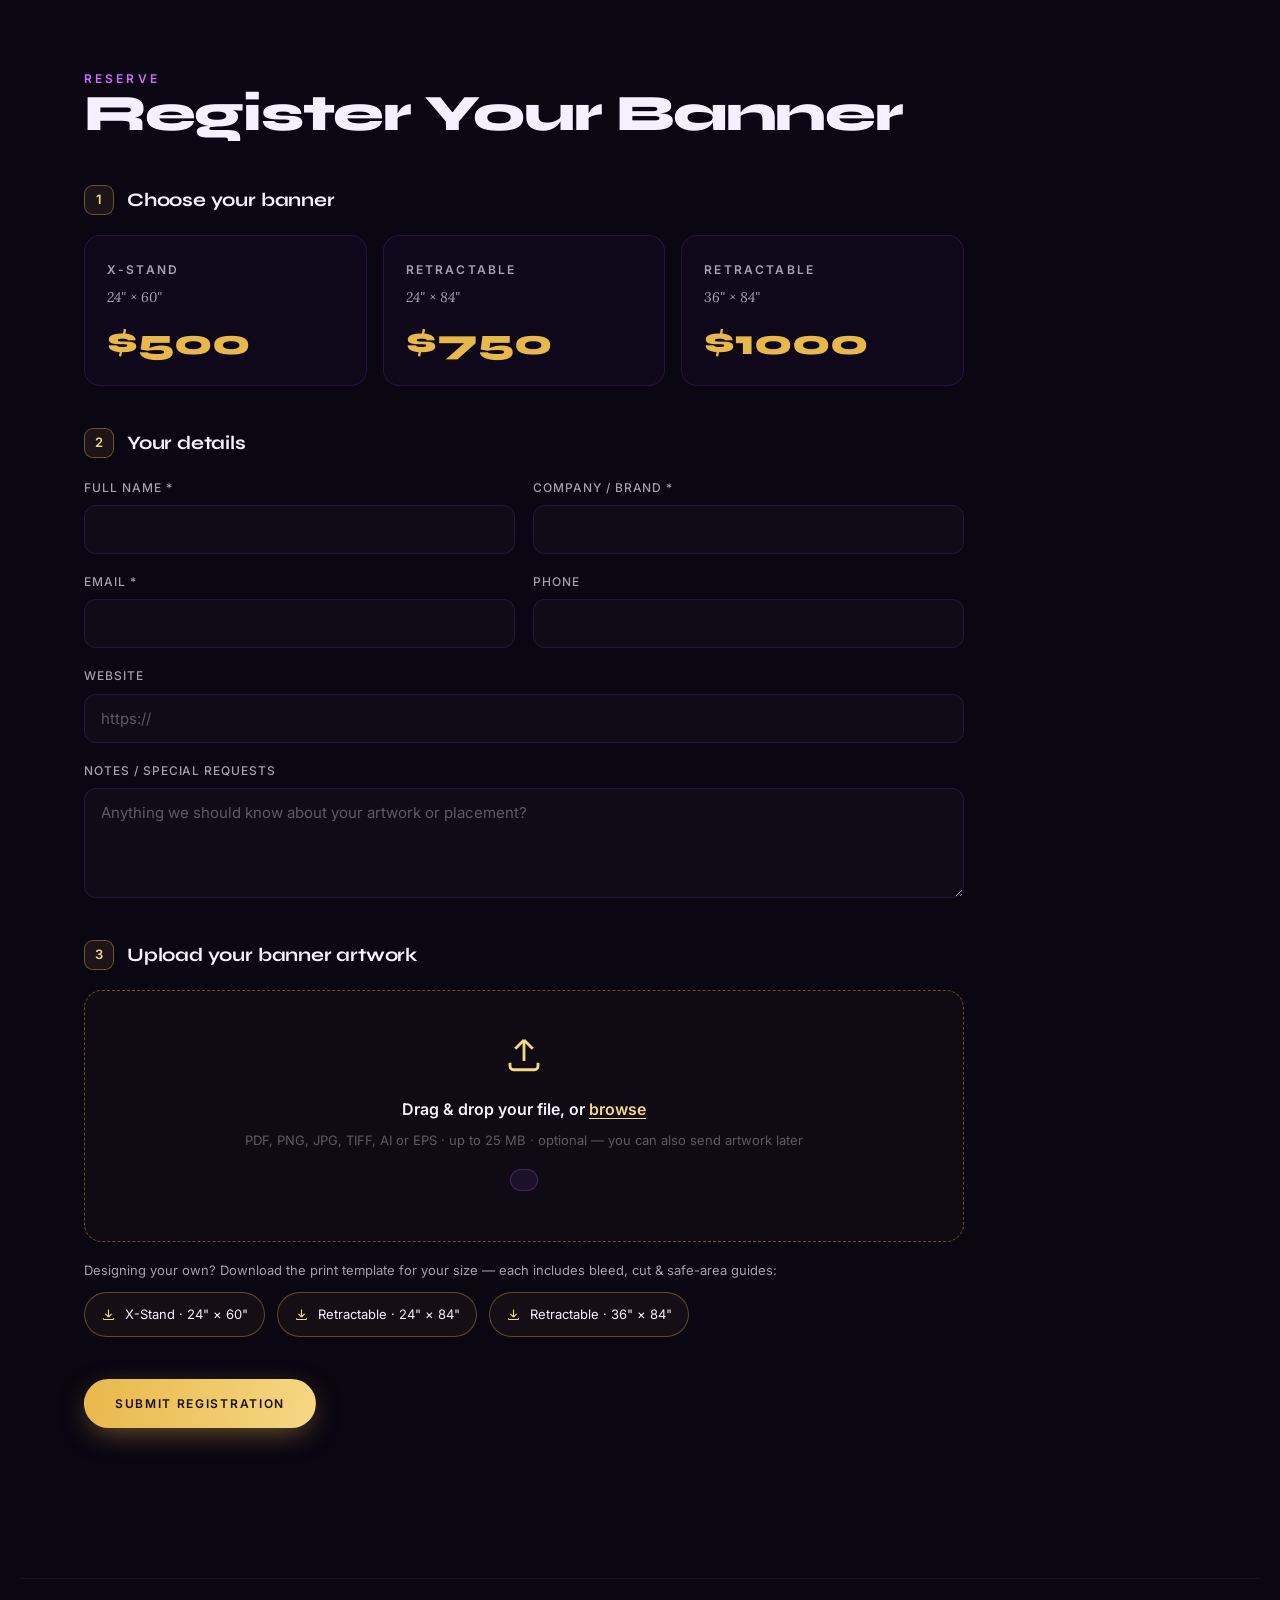
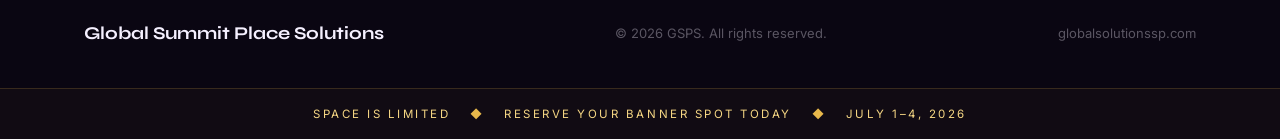
<file: sponsor.html>
<!DOCTYPE html>
<html lang="en">
<head>
<meta charset="UTF-8">
<meta name="viewport" content="width=device-width, initial-scale=1.0">
<meta name="description" content="Sponsor a vertical banner at the Renaissance Center Wintergarden Lobby in Detroit, July 1–4, 2026. Premium brand exposure with full printing & placement handled by Global Summit Place Solutions.">
<title>Sponsor a Banner — Renaissance Center Wintergarden Lobby | GSPS</title>
<link rel="preconnect" href="https://fonts.googleapis.com">
<link rel="preconnect" href="https://fonts.gstatic.com" crossorigin>
<link rel="stylesheet" href="https://fonts.googleapis.com/css2?family=Syne:wght@600;700;800&family=Lora:ital@1&family=Inter:wght@400;500;600&display=swap">
<style>
/* ============================================================
   GSPS THEME — recreated so this page is fully self-contained.
   If your style.css already defines these, you can trim this
   block; the class names match your existing pages.
   ============================================================ */
:root{
  --bg:#0a0612;
  --bg2:#120a20;
  --panel:rgba(155,77,255,0.04);
  --panel-bd:rgba(155,77,255,0.16);
  --text:#f5f0ff;
  --muted:rgba(245,240,255,0.66);
  --faint:rgba(245,240,255,0.34);
  --c1:#9b4dff;
  --c2:#d46bff;
  --c3:#6b8bff;
  --gold:#e8b84b;
  --gold2:#f6d784;
}
*{margin:0;padding:0;box-sizing:border-box}
html{scroll-behavior:smooth}
body{
  font-family:'Inter',system-ui,sans-serif;
  background:var(--bg);
  color:var(--text);
  line-height:1.6;
  overflow-x:hidden;
  -webkit-font-smoothing:antialiased;
}
body::before{
  content:'';position:fixed;inset:0;z-index:-2;pointer-events:none;
  background:
    radial-gradient(ellipse 60% 50% at 75% 0%, rgba(155,77,255,0.10), transparent 60%),
    radial-gradient(ellipse 50% 50% at 10% 90%, rgba(107,139,255,0.08), transparent 60%),
    linear-gradient(180deg,var(--bg) 0%, var(--bg2) 50%, var(--bg) 100%);
}
a{color:inherit;text-decoration:none}
img{max-width:100%;display:block}

/* atmosphere */
#particle-canvas{position:fixed;inset:0;z-index:-1;pointer-events:none}
.grid-overlay{
  position:fixed;inset:0;z-index:-1;pointer-events:none;opacity:.5;
  background-image:
    linear-gradient(rgba(155,77,255,0.05) 1px,transparent 1px),
    linear-gradient(90deg,rgba(155,77,255,0.05) 1px,transparent 1px);
  background-size:64px 64px;
  mask-image:radial-gradient(ellipse 80% 80% at 50% 30%,#000,transparent 75%);
}
.scanline{
  position:fixed;left:0;right:0;height:140px;z-index:0;pointer-events:none;
  background:linear-gradient(180deg,transparent,rgba(155,77,255,0.05),transparent);
  animation:scan 9s linear infinite;
}
@keyframes scan{0%{transform:translateY(-160px)}100%{transform:translateY(100vh)}}

/* custom cursor */
#cursor,#cursor-ring{position:fixed;top:0;left:0;border-radius:50%;pointer-events:none;z-index:9999;mix-blend-mode:screen;transition:opacity .3s}
#cursor{width:7px;height:7px;background:var(--c2);margin:-3.5px 0 0 -3.5px}
#cursor-ring{width:34px;height:34px;border:1px solid rgba(212,107,255,0.5);margin:-17px 0 0 -17px;transition:transform .18s ease,opacity .3s}
@media (hover:none),(pointer:coarse){#cursor,#cursor-ring{display:none}}

.page{position:relative;z-index:1;max-width:1240px;margin:0 auto}

/* ---- NAV ---- */
nav{
  display:flex;align-items:center;justify-content:space-between;
  padding:26px 64px;position:sticky;top:0;z-index:100;
  background:rgba(10,6,18,0.6);backdrop-filter:blur(14px);
  border-bottom:1px solid rgba(155,77,255,0.08);
}
.logo{display:flex;align-items:center;gap:11px;font-family:'Syne',sans-serif;font-weight:800;font-size:20px;letter-spacing:.04em}
.logo-dot{width:11px;height:11px;border-radius:50%;background:linear-gradient(135deg,var(--c2),var(--c1));box-shadow:0 0 14px var(--c1)}
.nav-links{display:flex;gap:34px;list-style:none}
.nav-links a{font-size:13px;letter-spacing:.06em;color:var(--muted);text-transform:uppercase;font-weight:500;position:relative;transition:color .25s}
.nav-links a:hover,.nav-links a.active{color:var(--text)}
.nav-links a.active::after{content:'';position:absolute;left:0;right:0;bottom:-7px;height:2px;background:linear-gradient(90deg,var(--c2),var(--c1));border-radius:2px}
.nav-toggle{display:none;flex-direction:column;gap:5px;background:none;border:0;cursor:pointer;padding:6px}
.nav-toggle span{width:24px;height:2px;background:var(--text);border-radius:2px;transition:.3s}

/* ---- BUTTONS ---- */
.btn{
  position:relative;display:inline-flex;align-items:center;justify-content:center;
  padding:16px 30px;font-family:'Inter',sans-serif;font-weight:600;font-size:12px;
  letter-spacing:.14em;text-transform:uppercase;border-radius:60px;cursor:pointer;
  overflow:hidden;border:1px solid transparent;transition:transform .25s ease,box-shadow .25s ease;
}
.btn span{position:relative;z-index:2}
.btn:hover{transform:translateY(-2px)}
.btn-primary{background:linear-gradient(100deg,var(--c1),var(--c2));color:#fff;box-shadow:0 8px 30px -8px rgba(155,77,255,0.7)}
.btn-primary:hover{box-shadow:0 14px 40px -10px rgba(155,77,255,0.85)}
.btn-secondary{border-color:rgba(155,77,255,0.4);color:var(--text);background:rgba(155,77,255,0.04)}
.btn-secondary:hover{border-color:var(--c2);background:rgba(155,77,255,0.1)}
.btn-ghost{padding:14px 24px;border-color:rgba(245,240,255,0.16);color:var(--muted);background:transparent;font-size:11px}
.btn-ghost:hover{color:var(--text);border-color:rgba(245,240,255,0.4)}
.btn-gold{background:linear-gradient(100deg,var(--gold),var(--gold2));color:#1a1205;box-shadow:0 8px 30px -8px rgba(232,184,75,0.55)}
.btn-gold:hover{box-shadow:0 14px 40px -10px rgba(232,184,75,0.7)}

/* ---- SHARED TEXT BLOCKS ---- */
.page-eyebrow{
  display:inline-flex;align-items:center;gap:12px;
  font-size:12px;font-weight:600;letter-spacing:.28em;text-transform:uppercase;
  color:var(--c2);margin-bottom:26px;opacity:0;animation-duration:.8s;animation-fill-mode:forwards;
}
.page-eyebrow::before{content:'';width:34px;height:1px;background:linear-gradient(90deg,var(--c1),transparent)}
.section{padding:120px 64px}
.section-label{font-size:12px;font-weight:600;letter-spacing:.26em;text-transform:uppercase;color:var(--c2)}
.section-title{font-family:'Syne',sans-serif;font-weight:800;font-size:clamp(30px,4vw,56px);line-height:1.02;letter-spacing:-.025em;margin-bottom:44px}

/* ---- HERO ---- */
.hero{
  display:grid;grid-template-columns:1.05fr .95fr;gap:60px;align-items:center;
  padding:70px 64px 90px;position:relative;
}
.hero-copy h1{
  font-family:'Syne',sans-serif;font-weight:800;font-size:clamp(40px,5.4vw,84px);
  line-height:.95;letter-spacing:-.03em;margin-bottom:0;
}
.hero-copy h1 .stroke{color:transparent;-webkit-text-stroke:1px rgba(155,77,255,0.65)}
.hero-copy h1 .grad{
  background:linear-gradient(90deg,var(--c2),var(--c1) 45%,var(--c3) 75%,var(--c2));
  background-size:200% auto;-webkit-background-clip:text;background-clip:text;
  -webkit-text-fill-color:transparent;animation:gradShift 5s linear infinite;
}
.hero-meta{display:flex;flex-wrap:wrap;gap:14px;margin:30px 0 8px}
.meta-chip{
  display:inline-flex;align-items:center;gap:9px;padding:9px 16px;border-radius:50px;
  font-size:12.5px;letter-spacing:.04em;color:var(--text);
  border:1px solid var(--panel-bd);background:var(--panel);
}
.meta-chip.gold{border-color:rgba(232,184,75,0.45);background:rgba(232,184,75,0.07);color:var(--gold2)}
.meta-chip svg{width:15px;height:15px;flex:none}
.hero-lede{
  font-family:'Lora',serif;font-style:italic;font-size:18px;line-height:1.75;
  color:var(--muted);max-width:480px;margin:26px 0 40px;
}
.hero-btns{display:flex;gap:16px;flex-wrap:wrap}

/* ---- BANNER SHOWCASE (signature element) ---- */
.banner-stage{position:relative;display:flex;justify-content:center;perspective:1600px}
.banner-stage::before{
  content:'';position:absolute;inset:-6% -12%;z-index:0;pointer-events:none;
  background:radial-gradient(ellipse 50% 60% at 50% 42%,rgba(232,184,75,0.22),rgba(155,77,255,0.12) 45%,transparent 72%);
  filter:blur(8px);
}
.banner-frame{
  position:relative;z-index:1;border-radius:18px;overflow:hidden;
  border:1px solid rgba(232,184,75,0.35);
  box-shadow:0 40px 90px -30px rgba(0,0,0,0.9),0 0 0 1px rgba(155,77,255,0.12),inset 0 0 0 1px rgba(255,255,255,0.04);
  transform:rotateY(-6deg) rotateX(1.5deg);
  transition:transform .6s cubic-bezier(.2,.7,.2,1),box-shadow .6s;
  will-change:transform;
}
.banner-frame:hover{transform:rotateY(0deg) rotateX(0deg) translateY(-6px);box-shadow:0 50px 110px -28px rgba(0,0,0,0.92),0 0 60px -10px rgba(232,184,75,0.25)}
.banner-frame img{width:100%;height:auto}
.banner-frame::after{
  content:'';position:absolute;inset:0;pointer-events:none;
  background:linear-gradient(115deg,rgba(255,255,255,0.16) 0%,transparent 28%);
  mix-blend-mode:screen;
}
.banner-tag{
  position:absolute;z-index:2;top:18px;left:-10px;
  font-size:11px;font-weight:600;letter-spacing:.18em;text-transform:uppercase;color:#1a1205;
  padding:8px 16px;border-radius:6px;background:linear-gradient(100deg,var(--gold),var(--gold2));
  box-shadow:0 10px 24px -8px rgba(232,184,75,0.6);
}

/* ---- STATS ---- */
.stats-row{
  display:grid;grid-template-columns:repeat(4,1fr);gap:0;
  margin:0 64px;border:1px solid var(--panel-bd);border-radius:18px;
  background:linear-gradient(180deg,rgba(155,77,255,0.05),transparent);overflow:hidden;
}
.stat-item{padding:38px 28px;border-right:1px solid rgba(155,77,255,0.1)}
.stat-item:last-child{border-right:0}
.stat-num{font-family:'Syne',sans-serif;font-weight:800;font-size:clamp(28px,3.4vw,44px);line-height:1;letter-spacing:-.02em;background:linear-gradient(120deg,var(--text),var(--c2));-webkit-background-clip:text;background-clip:text;-webkit-text-fill-color:transparent;margin-bottom:12px}
.stat-label{font-size:12px;letter-spacing:.12em;text-transform:uppercase;color:var(--muted)}

/* ---- WHY ---- */
.why{
  display:grid;grid-template-columns:auto 1fr;gap:28px;align-items:start;
  padding:42px;border:1px solid var(--panel-bd);border-radius:20px;
  background:linear-gradient(120deg,rgba(155,77,255,0.06),rgba(107,139,255,0.03));
}
.why-badge{
  width:62px;height:62px;flex:none;border-radius:16px;display:grid;place-items:center;
  border:1px solid rgba(232,184,75,0.4);background:rgba(232,184,75,0.08);color:var(--gold2);
}
.why-badge svg{width:28px;height:28px}
.why h3{font-family:'Syne',sans-serif;font-weight:700;font-size:24px;margin-bottom:10px}
.why p{color:var(--muted);max-width:760px}

/* ---- TIERS ---- */
.tier-grid{display:grid;grid-template-columns:repeat(3,1fr);gap:22px}
.tier{
  position:relative;padding:38px 32px 34px;border-radius:20px;
  border:1px solid var(--panel-bd);background:linear-gradient(180deg,rgba(155,77,255,0.05),rgba(10,6,18,0.2));
  transition:transform .35s ease,border-color .35s ease,box-shadow .35s ease;
  display:flex;flex-direction:column;
}
.tier:hover{transform:translateY(-6px);border-color:rgba(232,184,75,0.4);box-shadow:0 30px 60px -30px rgba(0,0,0,0.8)}
.tier.featured{border-color:rgba(232,184,75,0.55);background:linear-gradient(180deg,rgba(232,184,75,0.09),rgba(155,77,255,0.05))}
.tier-badge{
  position:absolute;top:-12px;left:32px;font-size:10.5px;font-weight:600;letter-spacing:.18em;
  text-transform:uppercase;color:#1a1205;padding:6px 14px;border-radius:50px;
  background:linear-gradient(100deg,var(--gold),var(--gold2));box-shadow:0 8px 20px -6px rgba(232,184,75,0.6);
}
.tier-name{font-size:13px;font-weight:600;letter-spacing:.22em;text-transform:uppercase;color:var(--muted);margin-bottom:6px}
.tier-spec{font-family:'Lora',serif;font-style:italic;font-size:14px;color:var(--faint);margin-bottom:16px}
.tier.featured .tier-spec{color:rgba(246,215,132,0.7)}
.tier.featured .tier-name{color:var(--gold2)}
.tier-price{font-family:'Syne',sans-serif;font-weight:800;font-size:60px;line-height:1;letter-spacing:-.03em;color:var(--gold);display:flex;align-items:flex-start;gap:4px}
.tier-price .cur{font-size:26px;margin-top:8px;color:var(--gold2)}
.tier-desc{color:var(--muted);font-size:15px;margin:18px 0 26px;flex:1}
.tier .btn{width:100%}

/* ---- INCLUDED ---- */
.incl-grid{display:grid;grid-template-columns:1fr 1fr;gap:22px;margin-top:14px}
.incl{display:flex;gap:18px;padding:30px;border:1px solid var(--panel-bd);border-radius:18px;background:var(--panel)}
.incl-ic{width:46px;height:46px;flex:none;border-radius:12px;display:grid;place-items:center;border:1px solid rgba(155,77,255,0.3);background:rgba(155,77,255,0.08);color:var(--c2)}
.incl-ic svg{width:22px;height:22px}
.incl h4{font-family:'Syne',sans-serif;font-weight:700;font-size:18px;margin-bottom:6px}
.incl p{color:var(--muted);font-size:14.5px}

/* ---- CTA ---- */
.cta-strip{
  margin:0 64px;padding:74px 56px;text-align:center;border-radius:28px;
  border:1px solid var(--panel-bd);position:relative;overflow:hidden;
  background:linear-gradient(135deg,rgba(155,77,255,0.12),rgba(107,139,255,0.06));
}
.cta-strip::before{content:'';position:absolute;inset:0;background:radial-gradient(ellipse 50% 70% at 50% 0%,rgba(232,184,75,0.12),transparent 60%);pointer-events:none}
.cta-strip h2{font-family:'Syne',sans-serif;font-weight:800;font-size:clamp(30px,4.4vw,56px);line-height:1.02;letter-spacing:-.025em;margin-bottom:18px;position:relative}
.cta-strip h2 span{background:linear-gradient(90deg,var(--gold),var(--gold2));-webkit-background-clip:text;background-clip:text;-webkit-text-fill-color:transparent}
.cta-strip p{color:var(--muted);max-width:520px;margin:0 auto 36px;position:relative}
.btn-row{display:flex;gap:16px;justify-content:center;flex-wrap:wrap;position:relative}

/* ---- FOOTER ---- */
footer{
  display:flex;align-items:center;justify-content:space-between;flex-wrap:wrap;gap:16px;
  padding:40px 64px;margin-top:30px;border-top:1px solid rgba(155,77,255,0.1);
}
.footer-brand{font-family:'Syne',sans-serif;font-weight:700;font-size:18px}
footer span{font-size:13px;color:var(--faint)}
.footer-strip{
  text-align:center;padding:16px;font-size:11.5px;letter-spacing:.22em;text-transform:uppercase;
  color:var(--gold2);border-top:1px solid rgba(232,184,75,0.18);background:rgba(232,184,75,0.03);
}
.footer-strip .dot{color:var(--gold);margin:0 14px}

/* ---- ANIMATION / REVEAL ---- */
@keyframes fadeUp{from{opacity:0;transform:translateY(26px)}to{opacity:1;transform:translateY(0)}}
@keyframes gradShift{to{background-position:200% center}}
.reveal{opacity:0;transform:translateY(34px);transition:opacity .8s ease,transform .8s ease}
.reveal.in{opacity:1;transform:none}
.anim{opacity:0;animation:fadeUp .8s forwards}
.d1{animation-delay:.1s}.d2{animation-delay:.25s}.d3{animation-delay:.4s}.d4{animation-delay:.55s}.d5{animation-delay:.7s}

/* ---- REGISTRATION FORM ---- */
.reg-form{max-width:880px}
.reg-block{margin-bottom:42px}
.reg-legend{
  font-family:'Syne',sans-serif;font-weight:700;font-size:19px;letter-spacing:-.01em;
  color:var(--text);margin-bottom:20px;display:flex;align-items:center;gap:13px;
}
.reg-legend .n{
  width:30px;height:30px;border-radius:9px;display:inline-grid;place-items:center;flex:none;
  font-family:'Inter',sans-serif;font-size:13px;font-weight:600;color:var(--gold2);
  border:1px solid rgba(232,184,75,0.4);background:rgba(232,184,75,0.08);
}
.tier-select{display:grid;grid-template-columns:repeat(3,1fr);gap:16px}
.tier-opt{cursor:pointer;display:block;position:relative}
.tier-opt input{position:absolute;inset:0;opacity:0;cursor:pointer}
.tier-opt-card{
  border:1px solid var(--panel-bd);border-radius:16px;padding:24px 22px;background:var(--panel);height:100%;
  transition:border-color .25s,background .25s,transform .25s,box-shadow .25s;
}
.tier-opt:hover .tier-opt-card{transform:translateY(-3px);border-color:rgba(232,184,75,0.4)}
.tier-opt input:checked + .tier-opt-card{
  border-color:var(--gold);background:rgba(232,184,75,0.1);
  box-shadow:0 0 0 1px var(--gold),0 18px 44px -24px rgba(232,184,75,0.7);
}
.tier-opt input:focus-visible + .tier-opt-card{box-shadow:0 0 0 3px rgba(155,77,255,0.4)}
.to-name{font-size:12px;font-weight:600;letter-spacing:.18em;text-transform:uppercase;color:var(--muted)}
.tier-opt input:checked + .tier-opt-card .to-name{color:var(--gold2)}
.to-dim{font-family:'Lora',serif;font-style:italic;color:var(--muted);font-size:14px;margin:7px 0 16px}
.to-price{font-family:'Syne',sans-serif;font-weight:800;font-size:36px;color:var(--gold);line-height:1}
.field-grid{display:grid;grid-template-columns:1fr 1fr;gap:18px}
.field{display:flex;flex-direction:column;gap:8px}
.field.span2{grid-column:1 / -1}
.field label{font-size:12px;letter-spacing:.08em;text-transform:uppercase;color:var(--muted);font-weight:500}
.field input,.field textarea{
  font-family:'Inter',sans-serif;font-size:15px;color:var(--text);width:100%;
  background:rgba(255,255,255,0.025);border:1px solid var(--panel-bd);border-radius:12px;
  padding:14px 16px;outline:none;transition:border-color .2s,box-shadow .2s;
}
.field textarea{resize:vertical;min-height:110px}
.field input::placeholder,.field textarea::placeholder{color:var(--faint)}
.field input:focus,.field textarea:focus{border-color:var(--c2);box-shadow:0 0 0 3px rgba(155,77,255,0.18)}
.field.invalid input,.field.invalid textarea{border-color:#ff6b8a;box-shadow:0 0 0 3px rgba(255,107,138,0.15)}
.upload{
  position:relative;border:1.5px dashed rgba(232,184,75,0.4);border-radius:18px;
  padding:42px 24px;text-align:center;cursor:pointer;background:rgba(232,184,75,0.025);
  transition:border-color .25s,background .25s;outline:none;
}
.upload:hover,.upload.drag,.upload:focus-visible{border-color:var(--gold);background:rgba(232,184,75,0.07)}
.up-ic{width:42px;height:42px;margin:0 auto 14px;color:var(--gold2)}
.up-main{font-weight:600;color:var(--text)}
.up-main span{color:var(--gold2);text-decoration:underline;text-underline-offset:3px}
.up-sub{font-size:13px;color:var(--faint);margin-top:8px}
.up-file{
  margin-top:18px;display:inline-flex;align-items:center;gap:14px;
  padding:10px 10px 10px 16px;border-radius:50px;border:1px solid rgba(155,77,255,0.3);
  background:rgba(155,77,255,0.1);font-size:13.5px;color:var(--text);
}
.up-file .rm{cursor:pointer;color:var(--faint);font-weight:600;border:0;background:none;font-size:18px;line-height:1;padding:0 6px}
.up-file .rm:hover{color:#ff6b8a}
.tpl-block{margin-top:18px}
.tpl-head{font-size:13px;color:var(--muted);margin-bottom:12px}
.tpl-links{display:flex;flex-wrap:wrap;gap:12px}
.tpl-link{display:inline-flex;align-items:center;gap:9px;padding:11px 16px;border-radius:50px;font-size:13px;color:var(--text);border:1px solid rgba(232,184,75,0.35);background:rgba(232,184,75,0.05);transition:border-color .2s,background .2s,transform .2s}
.tpl-link:hover{border-color:var(--gold);background:rgba(232,184,75,0.1);transform:translateY(-2px)}
.tpl-link svg{width:15px;height:15px;color:var(--gold2);flex:none}
.tpl-mini{display:inline-block;margin-top:14px;font-size:12px;letter-spacing:.03em;color:var(--muted);border-bottom:1px solid rgba(245,240,255,0.2);transition:color .2s,border-color .2s}
.tpl-mini:hover{color:var(--gold2);border-color:var(--gold)}
.reg-submit{display:flex;align-items:center;gap:20px;flex-wrap:wrap;margin-top:6px}
#submit-btn[disabled]{opacity:.6;cursor:not-allowed;transform:none}
.form-status{font-size:14.5px;line-height:1.5;padding:14px 18px;border-radius:12px;flex:1 1 280px}
.form-status.ok{color:#7ef0c0;border:1px solid rgba(126,240,192,0.35);background:rgba(126,240,192,0.07)}
.form-status.err{color:#ff97aa;border:1px solid rgba(255,107,138,0.35);background:rgba(255,107,138,0.07)}
.form-status.info{color:var(--gold2);border:1px solid rgba(232,184,75,0.35);background:rgba(232,184,75,0.06)}
@media (max-width:760px){
  .tier-select{grid-template-columns:1fr}
  .field-grid{grid-template-columns:1fr}
}

/* ---- RESPONSIVE ---- */
@media (max-width:980px){
  .hero{grid-template-columns:1fr;gap:44px;padding:50px 36px 70px}
  .banner-frame{transform:none;max-width:420px;margin:0 auto}
  .banner-frame:hover{transform:translateY(-6px)}
  .stats-row{grid-template-columns:1fr 1fr;margin:0 36px}
  .stat-item:nth-child(2){border-right:0}
  .stat-item:nth-child(1),.stat-item:nth-child(2){border-bottom:1px solid rgba(155,77,255,0.1)}
  .section{padding:84px 36px}
  .tier-grid{grid-template-columns:1fr;max-width:440px;margin:0 auto}
  .incl-grid{grid-template-columns:1fr}
  .cta-strip,.stats-row{margin:0 36px}
}
@media (max-width:760px){
  nav{padding:20px 24px}
  .nav-links{
    position:fixed;inset:64px 0 auto 0;flex-direction:column;gap:0;
    background:rgba(10,6,18,0.97);backdrop-filter:blur(20px);
    padding:10px 24px 24px;border-bottom:1px solid rgba(155,77,255,0.12);
    transform:translateY(-130%);transition:transform .35s ease;
  }
  .nav-links.open{transform:translateY(0)}
  .nav-links li{padding:14px 0;border-bottom:1px solid rgba(155,77,255,0.07)}
  .nav-toggle{display:flex}
  .hero,.section,.stats-row,.cta-strip,.why,footer{padding-left:24px;padding-right:24px}
  .stats-row,.cta-strip{margin:0 24px}
  .why{grid-template-columns:1fr;padding:30px}
  .cta-strip{padding:56px 28px}
  footer{flex-direction:column;align-items:flex-start}
}
@media (prefers-reduced-motion:reduce){
  *{animation:none!important;scroll-behavior:auto!important}
  .reveal{opacity:1;transform:none}
  .scanline{display:none}
}
</style>
</head>
<body>

<div id="cursor"></div>
<div id="cursor-ring"></div>
<canvas id="particle-canvas"></canvas>
<div class="grid-overlay"></div>
<div class="scanline"></div>

<div class="page">

  <!-- NAV -->
  <nav>
    <a href="index.html" class="logo">
      <div class="logo-dot"></div>
      GSPS
    </a>
    <button class="nav-toggle" id="nav-toggle" aria-label="Toggle menu">
      <span></span><span></span><span></span>
    </button>
    <ul class="nav-links" id="nav-links">
      <li><a href="index.html">Home</a></li>
      <li><a href="services.html">Services</a></li>
      <li><a href="experiences.html">Experiences</a></li>
      <li><a href="solution.html">Solution</a></li>
      <li><a href="sponsor.html" class="active">Sponsor</a></li>
      <li><a href="contact.html">Contact</a></li>
    </ul>
  </nav>

  <!-- HERO -->
  <section class="hero">
    <div class="hero-copy">
      <div class="page-eyebrow anim d1">Advertising Opportunity</div>
      <h1 class="anim d2">
        <span style="display:block">Your Brand,</span>
        <span class="stroke" style="display:block">Front &amp;</span>
        <span class="grad" style="display:block">Center.</span>
      </h1>

      <div class="hero-meta anim d3">
        <span class="meta-chip gold">
          <svg viewBox="0 0 24 24" fill="none" stroke="currentColor" stroke-width="2"><rect x="3" y="4" width="18" height="18" rx="2"/><path d="M16 2v4M8 2v4M3 10h18"/></svg>
          July 1–4, 2026
        </span>
        <span class="meta-chip">
          <svg viewBox="0 0 24 24" fill="none" stroke="currentColor" stroke-width="2"><path d="M21 10c0 7-9 12-9 12S3 17 3 10a9 9 0 0 1 18 0Z"/><circle cx="12" cy="10" r="3"/></svg>
          Renaissance Center · Detroit, MI
        </span>
      </div>

      <p class="hero-lede anim d3">
        Hang a vertical banner in the Wintergarden Lobby — one of Detroit's most
        iconic high-traffic venues — and put your brand in front of thousands over
        Independence Day weekend.
      </p>

      <div class="hero-btns anim d4">
        <a href="#tiers" class="btn btn-gold"><span>View Sponsorship Tiers</span></a>
        <a href="#register" class="btn btn-secondary"><span>Register Now</span></a>
      </div>
    </div>

    <!-- SIGNATURE: the flyer as a hanging lobby banner -->
    <div class="banner-stage anim d3">
      <div class="banner-frame">
        <span class="banner-tag">Limited Availability</span>
        <img src="images/sponsor-banner.png" alt="Vertical Banner Display advertising opportunity at the Renaissance Center Wintergarden Lobby, Detroit — July 1–4, 2026. Platinum $1000, Gold $750, Silver $500 sponsorship tiers.">
      </div>
    </div>
  </section>

  <!-- STATS -->
  <div class="stats-row reveal">
    <div class="stat-item">
      <div class="stat-num">4 Days</div>
      <div class="stat-label">Of Holiday Foot Traffic</div>
    </div>
    <div class="stat-item">
      <div class="stat-num">1000s</div>
      <div class="stat-label">Of Expected Visitors</div>
    </div>
    <div class="stat-item">
      <div class="stat-num">Iconic</div>
      <div class="stat-label">Wintergarden Lobby</div>
    </div>
    <div class="stat-item">
      <div class="stat-num">3 Tiers</div>
      <div class="stat-label">To Fit Any Budget</div>
    </div>
  </div>

  <!-- WHY -->
  <section class="section" style="padding-bottom:40px">
    <div class="why reveal">
      <div class="why-badge">
        <svg viewBox="0 0 24 24" fill="none" stroke="currentColor" stroke-width="1.8"><path d="M12 2 4 5v6c0 5 3.4 8.5 8 11 4.6-2.5 8-6 8-11V5l-8-3Z"/></svg>
      </div>
      <div>
        <h3>Why the Wintergarden Lobby?</h3>
        <p>
          One of Detroit's most iconic high-traffic venues, the Renaissance Center
          Wintergarden draws thousands of visitors across the Independence Day
          holiday weekend. A vertical banner here puts your brand exactly where
          connections are made — maximum exposure, premium placement, real impact.
        </p>
      </div>
    </div>
  </section>

  <!-- TIERS -->
  <section class="section" id="tiers" style="padding-top:50px">
    <div style="display:flex;align-items:baseline;justify-content:space-between;flex-wrap:wrap;gap:16px;margin-bottom:46px">
      <div class="section-label">Sponsorship Tiers</div>
      <div class="section-title" style="margin-bottom:0">Choose Your Placement</div>
    </div>

    <div class="tier-grid">
      <div class="tier featured reveal">
        <span class="tier-badge">Best Value</span>
        <div class="tier-name">Platinum</div>
        <div class="tier-spec">Retractable · 36&quot; × 84&quot;</div>
        <div class="tier-price"><span class="cur">$</span>1000</div>
        <div class="tier-desc">Our largest 36-inch retractable banner with platinum placement at Andiamo's main entrance — the highest-visibility spot in the lobby.</div>
        <a href="#register" class="btn btn-gold reserve-btn" data-price="1000"><span>Reserve Platinum</span></a>
        <a class="tpl-mini" href="templates/retractable-36x84.pdf" download>Download print template ↓</a>
      </div>

      <div class="tier reveal">
        <div class="tier-name">Gold</div>
        <div class="tier-spec">Retractable · 24&quot; × 84&quot;</div>
        <div class="tier-price"><span class="cur">$</span>750</div>
        <div class="tier-desc">A full-height 24-inch retractable banner with gold placement near Andiamo's main entrance and steady foot traffic.</div>
        <a href="#register" class="btn btn-secondary reserve-btn" data-price="750"><span>Reserve Gold</span></a>
        <a class="tpl-mini" href="templates/retractable-24x84.pdf" download>Download print template ↓</a>
      </div>

      <div class="tier reveal">
        <div class="tier-name">Silver</div>
        <div class="tier-spec">X-Stand · 24&quot; × 60&quot;</div>
        <div class="tier-price"><span class="cur">$</span>500</div>
        <div class="tier-desc">A 24-inch X-stand banner with general lobby exposure — a smart, affordable way to get your brand in front of the crowd.</div>
        <a href="#register" class="btn btn-secondary reserve-btn" data-price="500"><span>Reserve Silver</span></a>
        <a class="tpl-mini" href="templates/x-stand-24x60.pdf" download>Download print template ↓</a>
      </div>
    </div>
  </section>

  <!-- WHAT'S INCLUDED -->
  <section class="section" style="padding-top:30px">
    <div class="section-label">How It Works</div>
    <div class="section-title">We Handle The Rest</div>

    <div class="incl-grid">
      <div class="incl reveal">
        <div class="incl-ic">
          <svg viewBox="0 0 24 24" fill="none" stroke="currentColor" stroke-width="1.8"><path d="M6 9V2h12v7M6 18H4a2 2 0 0 1-2-2v-5a2 2 0 0 1 2-2h16a2 2 0 0 1 2 2v5a2 2 0 0 1-2 2h-2"/><rect x="6" y="14" width="12" height="8"/></svg>
        </div>
        <div>
          <h4>Printing Included</h4>
          <p>Your tier price covers full banner printing and on-site placement — handled start to finish by our team.</p>
        </div>
      </div>

      <div class="incl reveal">
        <div class="incl-ic">
          <svg viewBox="0 0 24 24" fill="none" stroke="currentColor" stroke-width="1.8"><path d="M3 7v10a2 2 0 0 0 2 2h14a2 2 0 0 0 2-2V7M3 7l9 6 9-6M3 7l9-4 9 4"/></svg>
        </div>
        <div>
          <h4>Bring Your Own Banner</h4>
          <p>Already have a pre-printed vertical banner? Placement rates apply — simply send it over and we mount it for you.</p>
        </div>
      </div>
    </div>
  </section>

  <!-- CTA -->
  <div class="cta-strip reveal">
    <h2>Reserve Your <span>Banner Spot</span><br>Before It's Gone</h2>
    <p>Space is limited and selling fast for July 1–4. Lock in your placement today and we'll take it from there.</p>
    <div class="btn-row">
      <a href="#register" class="btn btn-gold"><span>Reserve Your Spot</span></a>
      <a href="contact.html" class="btn btn-secondary"><span>Ask a Question</span></a>
    </div>
  </div>

  <!-- REGISTRATION -->
  <section class="section" id="register" style="padding-top:90px">
    <div class="section-label">Reserve</div>
    <div class="section-title">Register Your Banner</div>

    <form id="reg-form" class="reg-form" novalidate>

      <!-- 1 · choose tier -->
      <div class="reg-block">
        <div class="reg-legend"><span class="n">1</span>Choose your banner</div>
        <div class="tier-select">
          <label class="tier-opt">
            <input type="radio" name="tier" value="X-Stand 24x60" data-price="500" data-label="X-Stand · 24×60 · $500">
            <div class="tier-opt-card">
              <div class="to-name">X-Stand</div>
              <div class="to-dim">24&quot; × 60&quot;</div>
              <div class="to-price">$500</div>
            </div>
          </label>
          <label class="tier-opt">
            <input type="radio" name="tier" value="Retractable 24x84" data-price="750" data-label="Retractable · 24×84 · $750">
            <div class="tier-opt-card">
              <div class="to-name">Retractable</div>
              <div class="to-dim">24&quot; × 84&quot;</div>
              <div class="to-price">$750</div>
            </div>
          </label>
          <label class="tier-opt">
            <input type="radio" name="tier" value="Retractable 36x84" data-price="1000" data-label="Retractable · 36×84 · $1000">
            <div class="tier-opt-card">
              <div class="to-name">Retractable</div>
              <div class="to-dim">36&quot; × 84&quot;</div>
              <div class="to-price">$1000</div>
            </div>
          </label>
        </div>
      </div>

      <!-- 2 · details -->
      <div class="reg-block">
        <div class="reg-legend"><span class="n">2</span>Your details</div>
        <div class="field-grid">
          <div class="field"><label>Full name *</label><input name="name" required autocomplete="name"></div>
          <div class="field"><label>Company / brand *</label><input name="company" required autocomplete="organization"></div>
          <div class="field"><label>Email *</label><input type="email" name="email" required autocomplete="email"></div>
          <div class="field"><label>Phone</label><input name="phone" autocomplete="tel"></div>
          <div class="field span2"><label>Website</label><input name="website" placeholder="https://"></div>
          <div class="field span2"><label>Notes / special requests</label><textarea name="notes" placeholder="Anything we should know about your artwork or placement?"></textarea></div>
        </div>
      </div>

      <!-- 3 · upload -->
      <div class="reg-block">
        <div class="reg-legend"><span class="n">3</span>Upload your banner artwork</div>
        <div class="upload" id="drop" tabindex="0" role="button" aria-label="Upload banner artwork">
          <input type="file" id="file" accept=".pdf,.png,.jpg,.jpeg,.tif,.tiff,.ai,.eps,image/*,application/pdf" hidden>
          <svg class="up-ic" viewBox="0 0 24 24" fill="none" stroke="currentColor" stroke-width="1.6"><path d="M12 16V4m0 0L7 9m5-5 5 5"/><path d="M4 17v2a2 2 0 0 0 2 2h12a2 2 0 0 0 2-2v-2"/></svg>
          <div class="up-main">Drag &amp; drop your file, or <span>browse</span></div>
          <div class="up-sub">PDF, PNG, JPG, TIFF, AI or EPS · up to 25 MB · optional — you can also send artwork later</div>
          <div class="up-file" id="up-file" hidden></div>
        </div>
        <div class="tpl-block">
          <div class="tpl-head">Designing your own? Download the print template for your size — each includes bleed, cut &amp; safe-area guides:</div>
          <div class="tpl-links">
            <a class="tpl-link" href="templates/x-stand-24x60.pdf" download>
              <svg viewBox="0 0 24 24" fill="none" stroke="currentColor" stroke-width="1.7"><path d="M12 4v12m0 0 5-5m-5 5-5-5"/><path d="M4 18v1a1 1 0 0 0 1 1h14a1 1 0 0 0 1-1v-1"/></svg>
              X-Stand · 24&quot; × 60&quot;
            </a>
            <a class="tpl-link" href="templates/retractable-24x84.pdf" download>
              <svg viewBox="0 0 24 24" fill="none" stroke="currentColor" stroke-width="1.7"><path d="M12 4v12m0 0 5-5m-5 5-5-5"/><path d="M4 18v1a1 1 0 0 0 1 1h14a1 1 0 0 0 1-1v-1"/></svg>
              Retractable · 24&quot; × 84&quot;
            </a>
            <a class="tpl-link" href="templates/retractable-36x84.pdf" download>
              <svg viewBox="0 0 24 24" fill="none" stroke="currentColor" stroke-width="1.7"><path d="M12 4v12m0 0 5-5m-5 5-5-5"/><path d="M4 18v1a1 1 0 0 0 1 1h14a1 1 0 0 0 1-1v-1"/></svg>
              Retractable · 36&quot; × 84&quot;
            </a>
          </div>
        </div>
      </div>

      <div class="reg-submit">
        <button type="submit" class="btn btn-gold" id="submit-btn"><span>Submit Registration</span></button>
        <div class="form-status" id="status" hidden></div>
      </div>
    </form>
  </section>

  <!-- FOOTER -->
  <footer>
    <a href="index.html" class="footer-brand">Global Summit Place Solutions</a>
    <span>© 2026 GSPS. All rights reserved.</span>
    <span>globalsolutionssp.com</span>
  </footer>
</div>

<div class="footer-strip">
  Space Is Limited <span class="dot">◆</span> Reserve Your Banner Spot Today <span class="dot">◆</span> July 1–4, 2026
</div>

<script>
/* nav toggle */
const tog=document.getElementById('nav-toggle'),links=document.getElementById('nav-links');
tog&&tog.addEventListener('click',()=>links.classList.toggle('open'));
links&&links.querySelectorAll('a').forEach(a=>a.addEventListener('click',()=>links.classList.remove('open')));

/* scroll reveal */
const io=new IntersectionObserver((es)=>es.forEach(e=>{if(e.isIntersecting){e.target.classList.add('in');io.unobserve(e.target)}}),{threshold:.16});
document.querySelectorAll('.reveal').forEach(el=>io.observe(el));

/* custom cursor */
const cur=document.getElementById('cursor'),ring=document.getElementById('cursor-ring');
if(window.matchMedia('(hover:hover)').matches){
  let rx=0,ry=0,x=0,y=0;
  window.addEventListener('mousemove',e=>{x=e.clientX;y=e.clientY;cur.style.transform=`translate(${x}px,${y}px)`});
  (function loop(){rx+=(x-rx)*.16;ry+=(y-ry)*.16;ring.style.transform=`translate(${rx}px,${ry}px)`;requestAnimationFrame(loop)})();
  document.querySelectorAll('a,button').forEach(el=>{
    el.addEventListener('mouseenter',()=>ring.style.transform+=' scale(1.5)');
    el.addEventListener('mouseleave',()=>{});
  });
}

/* ambient particles */
(function(){
  const c=document.getElementById('particle-canvas');if(!c)return;
  if(window.matchMedia('(prefers-reduced-motion:reduce)').matches)return;
  const ctx=c.getContext('2d');let w,h,ps=[];
  function size(){w=c.width=innerWidth;h=c.height=innerHeight}
  function init(){ps=[];const n=Math.min(60,Math.floor(w/26));for(let i=0;i<n;i++)ps.push({x:Math.random()*w,y:Math.random()*h,r:Math.random()*1.6+.4,vx:(Math.random()-.5)*.25,vy:(Math.random()-.5)*.25,a:Math.random()*.5+.1})}
  function draw(){ctx.clearRect(0,0,w,h);ps.forEach(p=>{p.x+=p.vx;p.y+=p.vy;if(p.x<0||p.x>w)p.vx*=-1;if(p.y<0||p.y>h)p.vy*=-1;ctx.beginPath();ctx.arc(p.x,p.y,p.r,0,7);ctx.fillStyle=`rgba(200,150,255,${p.a})`;ctx.fill()});requestAnimationFrame(draw)}
  size();init();draw();addEventListener('resize',()=>{size();init()});
})();
/* ---- REGISTRATION FORM ----
   Paste your deployed Google Apps Script web-app URL below.
   (See code.gs for the script + setup steps.) */
const REGISTRATION_ENDPOINT = "https://script.google.com/macros/s/AKfycbwBhnVKUmRplOLEXAlu0uwVh2a4HN-hQzk9mEdwY7WiGB3PIXCFmHfs61m_NaaxcQ/exec";
const MAX_MB = 25;

(function(){
  const form=document.getElementById('reg-form'); if(!form) return;
  const fileInput=document.getElementById('file');
  const drop=document.getElementById('drop');
  const upFile=document.getElementById('up-file');
  const statusEl=document.getElementById('status');
  const submitBtn=document.getElementById('submit-btn');
  let picked=null;

  /* pre-select a tier when a "Reserve" card button is clicked */
  document.querySelectorAll('.reserve-btn').forEach(b=>{
    b.addEventListener('click',()=>{
      const p=b.getAttribute('data-price');
      const r=form.querySelector('input[name="tier"][data-price="'+p+'"]');
      if(r) r.checked=true;
    });
  });

  /* file picking + drag/drop */
  drop.addEventListener('click',()=>fileInput.click());
  drop.addEventListener('keydown',e=>{if(e.key==='Enter'||e.key===' '){e.preventDefault();fileInput.click();}});
  ['dragover','dragenter'].forEach(ev=>drop.addEventListener(ev,e=>{e.preventDefault();drop.classList.add('drag');}));
  ['dragleave','dragend'].forEach(ev=>drop.addEventListener(ev,e=>{e.preventDefault();drop.classList.remove('drag');}));
  drop.addEventListener('drop',e=>{e.preventDefault();drop.classList.remove('drag');if(e.dataTransfer.files[0])setFile(e.dataTransfer.files[0]);});
  fileInput.addEventListener('change',()=>{if(fileInput.files[0])setFile(fileInput.files[0]);});

  function setFile(f){
    if(f.size > MAX_MB*1024*1024){ showStatus('err','That file is '+(f.size/1048576).toFixed(1)+' MB — please keep it under '+MAX_MB+' MB.'); return; }
    picked=f; upFile.hidden=false;
    upFile.innerHTML='<span>'+escapeHtml(f.name)+' · '+(f.size/1048576).toFixed(1)+' MB</span><button type="button" class="rm" aria-label="Remove file">×</button>';
    upFile.querySelector('.rm').addEventListener('click',e=>{e.stopPropagation();picked=null;fileInput.value='';upFile.hidden=true;});
  }

  form.addEventListener('submit',async e=>{
    e.preventDefault(); clearInvalid();
    const tier=form.querySelector('input[name="tier"]:checked');
    let ok=true;
    ['name','company','email'].forEach(n=>{
      const el=form.elements[n];
      if(!el.value.trim()){ el.closest('.field').classList.add('invalid'); ok=false; }
    });
    const email=form.elements['email'];
    if(email.value && !/^[^\s@]+@[^\s@]+\.[^\s@]+$/.test(email.value)){ email.closest('.field').classList.add('invalid'); ok=false; }
    if(!tier){ showStatus('err','Please choose a banner above.'); return; }
    if(!ok){ showStatus('err','Please complete the highlighted fields.'); return; }

    if(REGISTRATION_ENDPOINT.indexOf('PASTE_YOUR')===0){
      showStatus('info','The form is ready — connect your Google Drive folder by pasting your Apps Script URL into sponsor.html (see code.gs for the 2-minute setup).');
      return;
    }

    submitBtn.disabled=true; submitBtn.querySelector('span').textContent='Submitting…';
    showStatus('info','Uploading your registration…');
    try{
      const payload={
        tier:tier.getAttribute('data-label'), price:tier.getAttribute('data-price'),
        name:val('name'), company:val('company'), email:val('email'),
        phone:val('phone'), website:val('website'), notes:val('notes'),
        submittedAt:new Date().toISOString(), fileName:'', fileType:'', fileBase64:''
      };
      if(picked){ payload.fileBase64=await toBase64(picked); payload.fileName=picked.name; payload.fileType=picked.type||'application/octet-stream'; }
      const res=await fetch(REGISTRATION_ENDPOINT,{method:'POST',headers:{'Content-Type':'text/plain;charset=utf-8'},body:JSON.stringify(payload)});
      let out={}; try{ out=await res.json(); }catch(_){}
      if(out.ok===false) throw new Error(out.error||'failed');
      form.reset(); picked=null; upFile.hidden=true;
      showStatus('ok','Thanks! Your banner registration is in — we\u2019ll confirm your spot by email shortly.');
    }catch(err){
      showStatus('err','Something went wrong sending your registration. Please try again, or reach us through the Contact page.');
    }finally{
      submitBtn.disabled=false; submitBtn.querySelector('span').textContent='Submit Registration';
    }
  });

  function val(n){return form.elements[n].value.trim();}
  function toBase64(file){return new Promise((res,rej)=>{const r=new FileReader();r.onload=()=>res(String(r.result).split(',')[1]||'');r.onerror=rej;r.readAsDataURL(file);});}
  function showStatus(t,m){statusEl.hidden=false;statusEl.className='form-status '+t;statusEl.textContent=m;statusEl.scrollIntoView({behavior:'smooth',block:'nearest'});}
  function clearInvalid(){form.querySelectorAll('.field.invalid').forEach(f=>f.classList.remove('invalid'));}
  function escapeHtml(s){return s.replace(/[&<>"]/g,c=>({'&':'&amp;','<':'&lt;','>':'&gt;','"':'&quot;'}[c]));}
})();
</script>
</body>
</html>
</file>
<file: style.css>
/* ═══════════════════════════════════════════
   Global SP Solutions — Shared Stylesheet
   Purple & Gold Theme with Particle/Grid Design
═══════════════════════════════════════════ */

@import url('https://fonts.googleapis.com/css2?family=Syne:wght@400;700;800&family=DM+Mono:wght@300;400&family=Lora:ital,wght@0,500;1,400&display=swap');

:root {
  --bg:       #0c0814;
  --surface:  #110d1e;
  --surface2: #160f24;
  --gridline: rgba(180,130,255,0.08);
  --c1: #9b4dff;
  --c2: #f0c040;
  --c3: #c97dff;
  --c4: #d4a017;
  --border: rgba(155,77,255,0.15);
  --border-gold: rgba(240,192,64,0.2);
  --text: #f5f0ff;
  --muted: rgba(245,240,255,0.42);
}

*, *::before, *::after { box-sizing: border-box; margin: 0; padding: 0; }
html { scroll-behavior: smooth; }

body {
  background: var(--bg);
  color: var(--text);
  font-family: 'DM Mono', monospace;
  overflow-x: hidden;
  cursor: none;
}

/* ── CURSOR ── */
#cursor {
  position: fixed; pointer-events: none; z-index: 9999;
  width: 12px; height: 12px;
  background: var(--c2); border-radius: 50%;
  transform: translate(-50%, -50%);
  transition: width .2s, height .2s, background .2s;
  mix-blend-mode: screen;
}
#cursor-ring {
  position: fixed; pointer-events: none; z-index: 9998;
  width: 36px; height: 36px;
  border: 1px solid rgba(240,192,64,0.45); border-radius: 50%;
  transform: translate(-50%, -50%);
  transition: transform .1s, width .3s, height .3s, border-color .3s;
}
body:has(a:hover) #cursor,
body:has(button:hover) #cursor  { width: 20px; height: 20px; background: var(--c3); }
body:has(a:hover) #cursor-ring,
body:has(button:hover) #cursor-ring { width: 56px; height: 56px; border-color: var(--c3); }

/* ── CANVAS & OVERLAYS ── */
#particle-canvas { position: fixed; inset: 0; z-index: 0; pointer-events: none; }
.grid-overlay {
  position: fixed; inset: 0; z-index: 1; pointer-events: none;
  background-image:
    linear-gradient(var(--gridline) 1px, transparent 1px),
    linear-gradient(90deg, var(--gridline) 1px, transparent 1px);
  background-size: 60px 60px;
  mask-image: radial-gradient(ellipse 80% 80% at 50% 50%, black 40%, transparent 100%);
}
.scanline {
  position: fixed; inset: 0; z-index: 1; pointer-events: none;
  background: repeating-linear-gradient(
    0deg, transparent, transparent 2px,
    rgba(0,0,0,0.025) 2px, rgba(0,0,0,0.025) 4px
  );
}
.page { position: relative; z-index: 2; }

/* ── NAV ── */
nav {
  display: flex; align-items: center; justify-content: space-between;
  padding: 24px 64px;
  border-bottom: 1px solid var(--border);
  background: rgba(12,8,20,0.85);
  backdrop-filter: blur(12px);
  position: sticky; top: 0; z-index: 50;
}
.logo {
  font-family: 'Syne', sans-serif; font-weight: 800; font-size: 20px;
  letter-spacing: .08em; color: var(--text);
  display: flex; align-items: center; gap: 10px;
  text-decoration: none;
}
.logo-dot {
  width: 8px; height: 8px; background: var(--c2); border-radius: 50%;
  box-shadow: 0 0 12px var(--c2); animation: pulse 2s ease-in-out infinite;
  flex-shrink: 0;
}
@keyframes pulse { 0%,100%{opacity:1;transform:scale(1)} 50%{opacity:.5;transform:scale(1.5)} }

.nav-links { display: flex; gap: 40px; list-style: none; }
.nav-links a {
  color: var(--muted); text-decoration: none; font-size: 11px;
  letter-spacing: .18em; text-transform: uppercase;
  transition: color .25s; position: relative;
}
.nav-links a::after {
  content: ''; position: absolute; bottom: -4px; left: 0; right: 0;
  height: 1px; background: var(--c2);
  transform: scaleX(0); transform-origin: left; transition: transform .3s;
}
.nav-links a:hover,
.nav-links a.active { color: var(--c2); }
.nav-links a:hover::after,
.nav-links a.active::after { transform: scaleX(1); }

/* ── PAGE HERO BANNER ── */
.page-hero {
  padding: 80px 64px 60px;
  border-bottom: 1px solid var(--border);
  position: relative; overflow: hidden;
}
.page-hero::before {
  content: ''; position: absolute; inset: 0;
  background: radial-gradient(ellipse 70% 90% at 0% 50%, rgba(155,77,255,0.07) 0%, transparent 70%);
}
.page-hero > * { position: relative; z-index: 1; }
.page-eyebrow {
  font-size: 11px; letter-spacing: .2em; text-transform: uppercase;
  color: var(--c2); margin-bottom: 20px;
  display: flex; align-items: center; gap: 12px;
  opacity: 0; animation: fadeUp .7s .1s forwards;
}
.page-eyebrow::before { content:''; width:24px; height:1px; background:var(--c2); }
.page-hero h1 {
  font-family: 'Syne', sans-serif; font-weight: 800;
  font-size: clamp(32px, 6vw, 80px); line-height: .95;
  letter-spacing: -.03em; max-width: 800px;
  opacity: 0; animation: fadeUp .8s .25s forwards;
}
.page-hero h1 .grad {
  background: linear-gradient(90deg, var(--c2) 0%, var(--c1) 50%, var(--c3) 100%);
  background-size: 200% auto;
  -webkit-background-clip: text; -webkit-text-fill-color: transparent;
  animation: gradShift 5s linear infinite;
}
.page-hero .lead {
  font-family: 'Lora', serif; font-style: italic;
  font-size: clamp(15px, 2.5vw, 17px); line-height: 1.75; color: var(--muted);
  max-width: 560px; margin-top: 24px;
  opacity: 0; animation: fadeUp .8s .4s forwards;
}

/* ── SECTION WRAPPER ── */
.section { padding: 80px 64px; }
.section + .section { border-top: 1px solid var(--border); }

.section-label {
  font-size: 11px; letter-spacing: .2em; text-transform: uppercase;
  color: var(--c2); display: flex; align-items: center; gap: 12px;
  margin-bottom: 48px;
}
.section-label::before { content:''; width:20px; height:1px; background:var(--c2); }

.section-title {
  font-family: 'Syne', sans-serif; font-weight: 800;
  font-size: clamp(28px, 3.5vw, 44px); letter-spacing: -.02em;
  color: var(--text); margin-bottom: 28px;
}
.section-body {
  font-family: 'Lora', serif; font-size: 16px; line-height: 1.8;
  color: var(--muted); max-width: 680px;
}

/* ── GRID CARDS ── */
.card-grid {
  display: grid; grid-template-columns: repeat(auto-fit, minmax(240px, 1fr));
  gap: 1px; background: var(--border); border: 1px solid var(--border);
  margin-top: 48px;
}
.card {
  background: var(--bg); padding: 40px 32px;
  position: relative; overflow: hidden;
  transition: background .3s;
}
.card::before {
  content: ''; position: absolute; inset: 0;
  background: radial-gradient(ellipse 80% 80% at 50% 0%, var(--card-glow, var(--c1)) 0%, transparent 70%);
  opacity: 0; transition: opacity .4s;
}
.card:hover { background: var(--surface); }
.card:hover::before { opacity: .07; }
.card:nth-child(4n+1) { --card-glow: var(--c1); }
.card:nth-child(4n+2) { --card-glow: var(--c2); }
.card:nth-child(4n+3) { --card-glow: var(--c3); }
.card:nth-child(4n+4) { --card-glow: var(--c4); }

.card-num {
  font-family: 'Syne', sans-serif; font-weight: 800; font-size: 42px;
  background: linear-gradient(135deg, var(--c2), var(--c1));
  -webkit-background-clip: text; -webkit-text-fill-color: transparent;
  line-height: 1; margin-bottom: 20px;
}
.card-title {
  font-family: 'Syne', sans-serif; font-weight: 700; font-size: 17px;
  color: var(--text); margin-bottom: 12px; letter-spacing: -.01em;
}
.card-body { font-size: 13px; color: var(--muted); line-height: 1.75; }

/* ── CHECKLIST ── */
.checklist { list-style: none; display: flex; flex-direction: column; gap: 18px; margin-top: 32px; }
.checklist li {
  display: flex; align-items: flex-start; gap: 16px;
  font-size: 15px; color: var(--text); line-height: 1.6;
  padding: 20px 24px;
  border: 1px solid var(--border);
  background: var(--surface);
  transition: border-color .3s, background .3s;
}
.checklist li:hover { border-color: var(--border-gold); background: var(--surface2); }
.checklist li::before {
  content: '✦'; color: var(--c2); font-size: 14px; flex-shrink: 0; margin-top: 2px;
}

/* ── BULLET LIST ── */
.bullet-list { list-style: none; display: flex; flex-direction: column; gap: 16px; margin-top: 32px; }
.bullet-list li {
  display: flex; align-items: flex-start; gap: 14px;
  font-size: 15px; color: var(--muted); line-height: 1.65;
}
.bullet-list li::before {
  content: ''; display: block; width: 6px; height: 6px;
  background: var(--c1); border-radius: 50%; flex-shrink: 0; margin-top: 8px;
}
.bullet-list li strong { color: var(--text); }

/* ── TWO-COLUMN LAYOUT ── */
.two-col {
  display: grid; grid-template-columns: 1fr 1fr; gap: 60px; align-items: center;
}
.two-col.reverse { direction: rtl; }
.two-col.reverse > * { direction: ltr; }

/* ── STATS ROW ── */
.stats-row {
  display: flex; gap: 0;
  border: 1px solid var(--border);
  margin-top: 60px;
}
.stat-item {
  flex: 1; padding: 36px 32px;
  border-right: 1px solid var(--border);
  position: relative; overflow: hidden;
  transition: background .3s;
}
.stat-item:last-child { border-right: none; }
.stat-item:hover { background: rgba(155,77,255,0.04); }
.stat-item::before {
  content: ''; position: absolute; top: 0; left: 0; right: 0; height: 2px;
  background: linear-gradient(90deg, transparent, var(--c1), transparent);
  opacity: 0; transition: opacity .3s;
}
.stat-item:hover::before { opacity: 1; }
.stat-num {
  font-family: 'Syne', sans-serif; font-weight: 800; font-size: 44px; line-height: 1;
  background: linear-gradient(135deg, var(--c2), var(--c1));
  -webkit-background-clip: text; -webkit-text-fill-color: transparent;
}
.stat-label { font-size: 11px; color: var(--muted); letter-spacing: .12em; margin-top: 8px; text-transform: uppercase; }

/* ── PROCESS STEPS ── */
.process-steps { display: flex; flex-direction: column; gap: 0; margin-top: 48px; }
.step {
  display: flex; gap: 36px; align-items: flex-start;
  padding: 36px 0;
  border-bottom: 1px solid var(--border);
  position: relative;
  transition: padding-left .25s;
}
.step:first-child { border-top: 1px solid var(--border); }
.step:hover { padding-left: 12px; }
.step-num {
  font-family: 'Syne', sans-serif; font-weight: 800; font-size: 52px; line-height: 1;
  background: linear-gradient(135deg, var(--c2), var(--c1));
  -webkit-background-clip: text; -webkit-text-fill-color: transparent;
  min-width: 60px;
}
.step-content { flex: 1; }
.step-title {
  font-family: 'Syne', sans-serif; font-weight: 700; font-size: 20px;
  color: var(--text); margin-bottom: 10px; letter-spacing: -.01em;
}
.step-desc { font-size: 14px; color: var(--muted); line-height: 1.7; }

/* ── HIGHLIGHT BOX ── */
.highlight-box {
  padding: 56px; background: var(--surface);
  border: 1px solid var(--border); position: relative; overflow: hidden;
}
.highlight-box::before {
  content: ''; position: absolute; inset: 0;
  background:
    radial-gradient(ellipse 60% 60% at 10% 50%, rgba(155,77,255,0.07) 0%, transparent 70%),
    radial-gradient(ellipse 50% 60% at 90% 50%, rgba(240,192,64,0.05) 0%, transparent 70%);
}
.highlight-box > * { position: relative; z-index: 1; }
.highlight-box h2 {
  font-family: 'Syne', sans-serif; font-weight: 800;
  font-size: clamp(26px, 3vw, 42px); letter-spacing: -.02em; margin-bottom: 16px;
}
.highlight-box p { font-family: 'Lora', serif; font-style: italic; font-size: 16px; color: var(--muted); line-height: 1.75; max-width: 580px; margin-bottom: 36px; }

/* ── CONTACT FORM ── */
.form-grid { display: grid; grid-template-columns: 1fr 1fr; gap: 20px; }
.form-group { display: flex; flex-direction: column; gap: 8px; }
.form-group.full { grid-column: 1 / -1; }
.form-group label { font-size: 11px; letter-spacing: .14em; text-transform: uppercase; color: var(--muted); }
.form-group input,
.form-group textarea,
.form-group select {
  background: var(--surface); border: 1px solid var(--border);
  color: var(--text); padding: 14px 18px; font-family: 'DM Mono', monospace;
  font-size: 13px; outline: none; transition: border-color .25s, box-shadow .25s;
  resize: vertical;
}
.form-group input:focus,
.form-group textarea:focus,
.form-group select:focus {
  border-color: rgba(155,77,255,0.5);
  box-shadow: 0 0 0 3px rgba(155,77,255,0.08);
}
.form-group select option { background: var(--surface2); }
.form-group textarea { min-height: 140px; }

/* ── CONTACT INFO CARDS ── */
.contact-cards { display: flex; flex-direction: column; gap: 16px; }
.contact-card {
  display: flex; align-items: flex-start; gap: 20px;
  padding: 28px; background: var(--surface); border: 1px solid var(--border);
  transition: border-color .3s;
}
.contact-card:hover { border-color: var(--border-gold); }
.contact-icon {
  width: 44px; height: 44px; display: flex; align-items: center; justify-content: center;
  background: rgba(155,77,255,0.1); border: 1px solid var(--border);
  font-size: 18px; flex-shrink: 0;
}
.contact-label { font-size: 10px; letter-spacing: .16em; text-transform: uppercase; color: var(--muted); margin-bottom: 6px; }
.contact-value { font-size: 14px; color: var(--text); }
.contact-value a { color: var(--c2); text-decoration: none; }
.contact-value a:hover { color: var(--c3); }

/* ── BUTTONS ── */
.btn {
  position: relative; overflow: hidden;
  padding: 16px 40px; font-size: 12px;
  letter-spacing: .18em; text-transform: uppercase;
  font-family: 'DM Mono', monospace; font-weight: 400;
  text-decoration: none; cursor: none;
  border: none; outline: none; display: inline-flex; align-items: center; gap: 10px;
  transition: transform .2s, box-shadow .3s;
}
.btn:hover { transform: translateY(-2px); }
.btn span { position: relative; z-index: 1; }
.btn::after {
  content: ''; position: absolute;
  top: 50%; left: 50%; width: 0; height: 0;
  border-radius: 50%; z-index: 0;
  transform: translate(-50%, -50%);
  transition: width .6s ease, height .6s ease, opacity .6s ease;
  opacity: 0;
}
.btn:hover::after { width: 500px; height: 500px; opacity: 1; }

.btn-primary {
  background: linear-gradient(135deg, var(--c1) 0%, #6a1fc2 50%, var(--c4) 100%);
  color: #fff;
  box-shadow: 0 0 28px rgba(155,77,255,0.4), 0 0 56px rgba(240,192,64,0.12);
}
.btn-primary::after { background: rgba(255,255,255,0.12); }
.btn-primary:hover { box-shadow: 0 0 44px rgba(155,77,255,0.6), 0 0 80px rgba(240,192,64,0.25); }

.btn-secondary {
  background: transparent; color: var(--c2);
  border: 1px solid var(--c2);
  box-shadow: 0 0 18px rgba(240,192,64,0.1), inset 0 0 18px rgba(240,192,64,0.03);
}
.btn-secondary::after { background: rgba(240,192,64,0.1); }
.btn-secondary:hover {
  background: rgba(240,192,64,0.07);
  box-shadow: 0 0 40px rgba(240,192,64,0.35), inset 0 0 40px rgba(240,192,64,0.07);
}

.btn-ghost {
  background: transparent; color: var(--muted);
  border: 1px solid rgba(155,77,255,0.2);
}
.btn-ghost::after { background: rgba(155,77,255,0.07); }
.btn-ghost:hover { color: var(--text); border-color: rgba(155,77,255,0.5); }

/* ── CTA STRIP ── */
.cta-strip {
  margin: 0 64px 80px; padding: 72px 80px;
  background: var(--surface); border: 1px solid var(--border);
  position: relative; overflow: hidden; text-align: center;
}
.cta-strip::before {
  content: ''; position: absolute; inset: 0;
  background:
    radial-gradient(ellipse 60% 60% at 20% 50%, rgba(155,77,255,0.08) 0%, transparent 70%),
    radial-gradient(ellipse 60% 60% at 80% 50%, rgba(240,192,64,0.06) 0%, transparent 70%);
}
.cta-strip > * { position: relative; z-index: 1; }
.cta-strip h2 {
  font-family: 'Syne', sans-serif; font-weight: 800;
  font-size: clamp(28px, 3.5vw, 48px); letter-spacing: -.02em; margin-bottom: 16px;
}
.cta-strip p { color: var(--muted); font-size: 16px; font-family: 'Lora', serif; font-style: italic; max-width: 500px; margin: 0 auto 40px; line-height: 1.7; }
.cta-strip .btn-row { display: flex; justify-content: center; gap: 20px; flex-wrap: wrap; }

/* ── FOOTER ── */
footer {
  border-top: 1px solid var(--border);
  padding: 32px 64px;
  display: flex; justify-content: space-between; align-items: center;
  font-size: 11px; color: rgba(245,240,255,0.25); letter-spacing: .1em;
}
.footer-brand {
  background: linear-gradient(90deg, var(--c1), var(--c2), var(--c3), var(--c4), var(--c1));
  background-size: 300% auto;
  -webkit-background-clip: text; -webkit-text-fill-color: transparent;
  animation: gradShift 6s linear infinite; font-weight: 600;
  text-decoration: none;
}

/* ── ANIMATIONS ── */
@keyframes fadeUp {
  from { opacity: 0; transform: translateY(24px); }
  to   { opacity: 1; transform: translateY(0); }
}
@keyframes gradShift {
  0%   { background-position: 0%; }
  100% { background-position: 200%; }
}

.reveal {
  opacity: 0; transform: translateY(20px);
  transition: opacity .7s ease, transform .7s ease;
}
.reveal.visible { opacity: 1; transform: translateY(0); }

/* ── HAMBURGER MENU ── */
.nav-toggle {
  display: none;
  flex-direction: column; justify-content: center; gap: 5px;
  width: 40px; height: 40px; cursor: pointer;
  background: transparent; border: none; padding: 4px;
  position: relative; z-index: 1;
}
.nav-toggle span {
  display: block; width: 24px; height: 2px;
  background: var(--text); border-radius: 2px;
  transition: transform .3s, opacity .3s, width .3s;
  transform-origin: center;
}
.nav-toggle.open span:nth-child(1) { transform: translateY(7px) rotate(45deg); }
.nav-toggle.open span:nth-child(2) { opacity: 0; width: 0; }
.nav-toggle.open span:nth-child(3) { transform: translateY(-7px) rotate(-45deg); }

/* Mobile nav overlay — a portal div injected by JS directly on <body> */
#mobile-nav-overlay {
  display: none;
  position: fixed; inset: 0; z-index: 9000;
  flex-direction: column; justify-content: center; align-items: center;
  gap: 36px;
  background: rgba(12,8,20,0.97);
  backdrop-filter: blur(16px);
  animation: fadeIn .2s ease;
  list-style: none;
}
#mobile-nav-overlay.open { display: flex; }
#mobile-nav-overlay a {
  color: var(--muted); text-decoration: none;
  font-family: 'DM Mono', monospace;
  font-size: 20px; letter-spacing: .12em; text-transform: uppercase;
  transition: color .25s;
}
#mobile-nav-overlay a:hover,
#mobile-nav-overlay a.active { color: var(--c2); }
/* Close button inside overlay */
#mobile-nav-overlay .overlay-close {
  position: absolute; top: 20px; right: 20px;
  background: transparent; border: none; cursor: pointer;
  display: flex; flex-direction: column; gap: 5px; padding: 4px;
}
#mobile-nav-overlay .overlay-close span {
  display: block; width: 24px; height: 2px;
  background: var(--text); border-radius: 2px;
}
#mobile-nav-overlay .overlay-close span:nth-child(1) { transform: translateY(7px) rotate(45deg); }
#mobile-nav-overlay .overlay-close span:nth-child(2) { opacity: 0; }
#mobile-nav-overlay .overlay-close span:nth-child(3) { transform: translateY(-7px) rotate(-45deg); }
@keyframes fadeIn { from { opacity: 0; } to { opacity: 1; } }

/* ── RESPONSIVE — TABLET ── */
@media (max-width: 900px) {
  nav { padding: 20px 28px; }
  .nav-links { gap: 24px; }
  .page-hero { padding: 60px 28px 48px; }
  .section { padding: 60px 28px; }
  .highlight-box { padding: 36px 28px; }
  .cta-strip { margin: 0 28px 60px; padding: 48px 32px; }
  .stats-row { flex-direction: column; margin: 0 28px; }
  .stat-item { border-right: none; border-bottom: 1px solid var(--border); }
  .two-col { grid-template-columns: 1fr; gap: 40px; }
  .two-col.reverse { direction: ltr; }
  .form-grid { grid-template-columns: 1fr; }
  .card-grid { grid-template-columns: 1fr 1fr; }
  .step { gap: 20px; }
  .step-num { font-size: 40px; min-width: 44px; }
}

/* ── RESPONSIVE — MOBILE ── */
@media (max-width: 600px) {
  /* Nav */
  nav { padding: 16px 20px; }
  .nav-toggle { display: flex; }
  .nav-links { display: none; }

  /* Hero */
  .hero-section {
    padding: 100px 20px 60px !important;
    min-height: 100svh !important;
  }
  .hero-logo-wrap { margin-bottom: 32px !important; }
  .hero-section h1 {
    font-size: clamp(28px, 9vw, 44px) !important;
    line-height: 1.05 !important;
    letter-spacing: -.02em !important;
  }
  .hero-section p {
    font-size: 15px !important;
    margin: 20px 0 36px !important;
    line-height: 1.65 !important;
  }
  .hero-btns {
    flex-direction: column !important;
    gap: 12px !important;
  }
  .hero-btns .btn { width: 100%; justify-content: center; text-align: center; }

  /* Page hero */
  .page-hero { padding: 72px 20px 40px; }
  .page-hero h1 { font-size: clamp(28px, 9vw, 44px); line-height: 1.05; }

  /* Sections */
  .section { padding: 48px 20px; }
  .section-title { font-size: clamp(22px, 7vw, 32px); }

  /* Cards */
  .card-grid { grid-template-columns: 1fr; }
  .card { padding: 28px 20px; }

  /* Stats */
  .stats-row { margin: 0 20px; }
  .stat-num { font-size: 36px; }
  .stat-item { padding: 24px 20px; }

  /* Highlight box */
  .highlight-box { padding: 28px 20px; }
  .highlight-box h2 { font-size: clamp(20px, 7vw, 30px); }

  /* CTA strip */
  .cta-strip { margin: 0 0 0; padding: 48px 20px; }
  .cta-strip h2 { font-size: clamp(24px, 8vw, 36px); }
  .cta-strip .btn-row { flex-direction: column; align-items: stretch; gap: 12px; }
  .cta-strip .btn-row .btn { justify-content: center; }

  /* Steps */
  .step { gap: 16px; padding: 24px 0; }
  .step-num { font-size: 34px; min-width: 36px; }
  .step-title { font-size: 17px; }

  /* Checklist */
  .checklist li { padding: 16px; font-size: 14px; }

  /* Contact */
  .contact-layout { grid-template-columns: 1fr; gap: 40px; }
  .contact-card { padding: 20px 16px; }

  /* Buttons — full tap targets */
  .btn { padding: 16px 28px; cursor: pointer; }

  /* Footer */
  footer { flex-direction: column; gap: 10px; text-align: center; padding: 28px 20px; }

  /* Disable heavy effects on mobile */
  #cursor, #cursor-ring { display: none; }
  body { cursor: auto; }
  .btn { cursor: pointer; }
}
</file>
